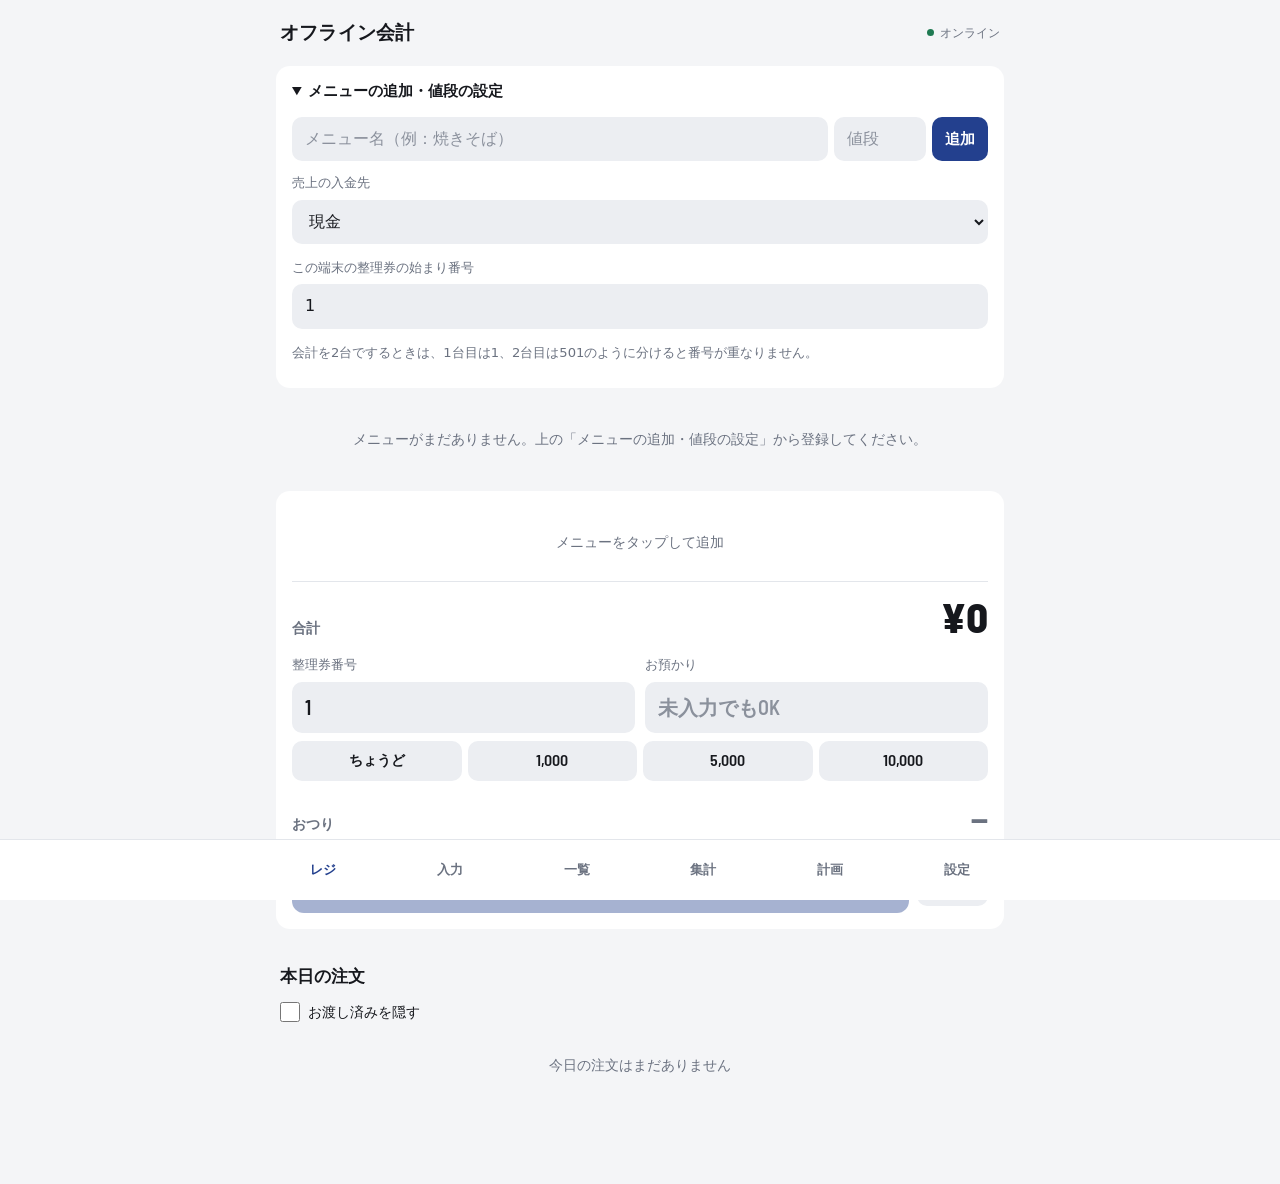
<file: index.html>
<!doctype html>
<html lang="ja">
<head>
<meta charset="utf-8">
<meta name="viewport" content="width=device-width, initial-scale=1">
<title>オフライン会計</title>
<meta name="theme-color" content="#F4F5F7" media="(prefers-color-scheme: light)">
<meta name="theme-color" content="#0E1015" media="(prefers-color-scheme: dark)">
<link rel="manifest" href="manifest.webmanifest">
<link rel="icon" href="icon.svg" type="image/svg+xml">
<link rel="apple-touch-icon" href="icons/apple-touch-icon.png">
<meta name="apple-mobile-web-app-capable" content="yes">
<meta name="mobile-web-app-capable" content="yes">
<meta name="apple-mobile-web-app-title" content="会計">
<meta name="apple-mobile-web-app-status-bar-style" content="default">
<link rel="stylesheet" href="style.css">
</head>
<body>
<header>
  <h1>オフライン会計</h1>
  <span class="badges"><span id="syncBadge" class="badge" hidden></span><span id="netStatus" class="badge"></span></span>
</header>

<nav id="tabs">
  <button data-tab="pos" class="active">レジ</button>
  <button data-tab="entry">入力</button>
  <button data-tab="list">一覧</button>
  <button data-tab="report">集計</button>
  <button data-tab="plan">計画</button>
  <button data-tab="settings">設定</button>
</nav>

<main>
  <!-- レジ -->
  <section id="tab-pos" class="tab active">
    <details id="menuEdit" class="card">
      <summary>メニューの追加・値段の設定</summary>
      <div id="menuList"></div>
      <form id="menuForm" class="menu-add">
        <input name="name" placeholder="メニュー名（例：焼きそば）" maxlength="40" required>
        <input name="price" type="number" min="0" step="1" inputmode="numeric" placeholder="値段" required>
        <button type="submit" class="primary">追加</button>
      </form>
      <label>売上の入金先<select id="posAccount"></select></label>
      <label>この端末の整理券の始まり番号<input type="number" id="ticketStart" min="1" step="1" inputmode="numeric"></label>
      <p class="muted small">会計を2台でするときは、1台目は1、2台目は501のように分けると番号が重なりません。</p>
    </details>

    <div id="menuGrid" class="menu-grid"></div>

    <div class="card cart">
      <div id="cartLines"></div>
      <div class="cart-total"><span>合計</span><span id="cartTotal" class="num">¥0</span></div>
      <div class="pos-fields">
        <label>整理券番号<input type="number" id="ticketNo" min="1" step="1" inputmode="numeric" placeholder="なし"></label>
        <label>お預かり<input type="number" id="paid" min="0" step="1" inputmode="numeric" placeholder="未入力でもOK"></label>
      </div>
      <div class="row wrap quick" id="paidQuick">
        <button type="button" data-paid="exact">ちょうど</button>
        <button type="button" data-paid="1000">1,000</button>
        <button type="button" data-paid="5000">5,000</button>
        <button type="button" data-paid="10000">10,000</button>
      </div>
      <div class="change">おつり <span id="change" class="num">—</span></div>
      <div class="row">
        <button type="button" id="checkout" class="primary big">会計して追加</button>
        <button type="button" id="clearCart">クリア</button>
      </div>
    </div>

    <div id="lastOrder" class="done" hidden></div>

    <h2>本日の注文 <span id="todayStats" class="muted"></span></h2>
    <label class="inline"><input type="checkbox" id="hideServed"> お渡し済みを隠す</label>
    <div id="orders"></div>
  </section>

  <!-- 入力 -->
  <section id="tab-entry" class="tab">
    <form id="entryForm" class="card">
      <input type="hidden" name="id">
      <div class="seg" id="typeSeg">
        <label><input type="radio" name="type" value="expense" checked><span>支出</span></label>
        <label><input type="radio" name="type" value="income"><span>収入</span></label>
        <label><input type="radio" name="type" value="transfer"><span>振替</span></label>
      </div>
      <label>日付<input type="date" name="date" required></label>
      <label>金額（円）<input type="number" name="amount" min="1" step="1" inputmode="numeric" required></label>
      <label class="for-normal">科目<select name="category"></select></label>
      <label><span class="for-normal">口座</span><span class="for-transfer">振替元</span><select name="account"></select></label>
      <label class="for-transfer">振替先<select name="toAccount"></select></label>
      <label>摘要・メモ<input type="text" name="memo" maxlength="200" placeholder="例：文房具"></label>
      <div class="row">
        <button type="submit" class="primary" id="saveBtn">保存</button>
        <button type="button" id="cancelEdit" hidden>編集をやめる</button>
      </div>
    </form>
    <h2>最近の取引</h2>
    <div id="recent"></div>
  </section>

  <!-- 一覧 -->
  <section id="tab-list" class="tab">
    <div class="card filters">
      <label>月<input type="month" id="listMonth"></label>
      <label>種類<select id="listType"><option value="">すべて</option><option value="expense">支出</option><option value="income">収入</option><option value="transfer">振替</option></select></label>
      <label>検索<input type="search" id="listQuery" placeholder="メモ・科目"></label>
    </div>
    <div id="listSummary" class="muted"></div>
    <div id="list"></div>
  </section>

  <!-- 集計 -->
  <section id="tab-report" class="tab">
    <div class="card filters">
      <label>期間
        <select id="reportMode"><option value="month">月</option><option value="year">年</option></select>
      </label>
      <label id="reportMonthWrap">月<input type="month" id="reportMonth"></label>
      <label id="reportYearWrap" hidden>年<input type="number" id="reportYear" min="2000" max="2100"></label>
    </div>
    <div class="stats">
      <div class="stat"><div class="muted">収入</div><div id="sumIncome" class="num inc"></div></div>
      <div class="stat"><div class="muted">支出</div><div id="sumExpense" class="num exp"></div></div>
      <div class="stat"><div class="muted">収支</div><div id="sumNet" class="num"></div></div>
    </div>
    <h2>支出の内訳</h2>
    <div id="byCatExpense" class="card"></div>
    <h2>メニュー別売上</h2>
    <div id="byMenu" class="card"></div>
    <h2>収入の内訳</h2>
    <div id="byCatIncome" class="card"></div>
    <h2 id="monthlyTitle" hidden>月別推移</h2>
    <div id="monthly" class="card" hidden></div>
    <h2>口座残高（現在）</h2>
    <div id="balances" class="card"></div>
  </section>

  <!-- 計画 -->
  <section id="tab-plan" class="tab">
    <div class="card">
      <h3>イベント</h3>
      <label>名前<input id="evName" maxlength="40" placeholder="例：駒場祭"></label>
      <div class="pos-fields">
        <label>初日<input type="date" id="evStart"></label>
        <label>最終日<input type="date" id="evEnd"></label>
      </div>
      <p class="muted small">この期間にレジで売れた分を「売れた数」として数えます。</p>
    </div>

    <div class="card goal">
      <h3>打ち上げ目標</h3>
      <div class="goal-inputs">
        <label>人数<input type="number" id="partyPeople" min="0" step="1" inputmode="numeric"></label>
        <span class="times">×</span>
        <label>1人あたり（円）<input type="number" id="partyPer" min="0" step="100" inputmode="numeric"></label>
      </div>
      <div id="goalView"></div>
    </div>

    <h2>メニューごとの計画</h2>
    <p class="muted small">メニューはレジ画面の「メニューの追加・値段の設定」で追加します。まだ決まっていなくても、仮のメニューを入れて試算できます。</p>
    <div id="planMenus"></div>

    <h2>その他の費用</h2>
    <div class="card">
      <p class="muted small">出店料・ガス代・看板・食器など、売れた数に関係なくかかるお金。</p>
      <div id="costList"></div>
      <form id="costForm" class="menu-add">
        <input name="name" placeholder="例：出店料" maxlength="40" required>
        <input name="amount" type="number" min="0" step="1" inputmode="numeric" placeholder="金額" required>
        <button type="submit" class="primary">追加</button>
      </form>
    </div>

    <h2>予定と実績</h2>
    <div id="planSummary" class="card"></div>

    <h2>日ごとの売れた数</h2>
    <div id="planDaily" class="card"></div>
  </section>

  <!-- 設定 -->
  <section id="tab-settings" class="tab">
    <h2>アプリとして使う</h2>
    <div class="card">
      <p class="muted">ホーム画面に追加すると、アプリのように開けます。一度開いておけば、ネットがなくても起動できます。</p>
      <p id="appStatus" class="app-status"></p>
      <button type="button" id="installBtn" class="primary" hidden>アプリとして入れる</button>
      <ul class="muted small howto">
        <li>iPhone：Safariで開き、共有ボタン →「ホーム画面に追加」</li>
        <li>Android：Chromeのメニュー →「アプリをインストール」または「ホーム画面に追加」</li>
      </ul>
    </div>
    <h2>口座</h2>
    <div class="card">
      <div id="accountList"></div>
      <form id="accountForm" class="row">
        <input name="name" placeholder="口座名（例：普通預金）" required>
        <input name="opening" type="number" step="1" placeholder="期首残高" value="0">
        <button type="submit">追加</button>
      </form>
    </div>
    <h2>科目</h2>
    <div class="card">
      <h3>支出</h3><div id="catExpense" class="chips"></div>
      <h3>収入</h3><div id="catIncome" class="chips"></div>
      <form id="catForm" class="row">
        <select name="kind"><option value="expense">支出</option><option value="income">収入</option></select>
        <input name="name" placeholder="科目名" required>
        <button type="submit">追加</button>
      </form>
    </div>
    <h2>同期（Googleドライブ）</h2>
    <div class="card">
      <p class="muted">複数の端末で同じ帳簿を使うための機能です。オフラインの間はそれぞれの端末に保存され、ネットにつながったときに自動でまとめられます。データはあなたのGoogleドライブの、このアプリ専用の非表示フォルダに保存されます。</p>
      <div id="syncStatus" class="sync-status"></div>
      <div class="row wrap">
        <button id="syncNow" class="primary">今すぐ同期</button>
        <button id="syncUnlink">連携を解除</button>
      </div>
      <details id="syncSetup">
        <summary>初回設定（Google クライアントID）</summary>
        <ol class="muted small">
          <li>このアプリを HTTPS で公開する（例：GitHub Pages）。<code>index.html</code> を直接開いた状態では同期できません。</li>
          <li><a href="https://console.cloud.google.com/" target="_blank" rel="noopener">Google Cloud Console</a> でプロジェクトを作り、「Google Drive API」を有効にする。</li>
          <li>「OAuth 同意画面」を設定し、テストユーザーに自分のGoogleアカウントを追加する。</li>
          <li>「認証情報」→「OAuth クライアントID」→種類「ウェブアプリケーション」。「承認済みの JavaScript 生成元」に公開したURL（例：<code>https://ユーザー名.github.io</code>）を登録する。</li>
          <li>表示されたクライアントIDを下に貼り付けて保存。各端末で1回ずつ設定します。</li>
        </ol>
        <form id="clientIdForm" class="row">
          <input name="clientId" placeholder="xxxxx.apps.googleusercontent.com" autocomplete="off">
          <button type="submit">保存</button>
        </form>
      </details>
    </div>

    <h2>データ</h2>
    <div class="card">
      <p class="muted">データはこの端末のブラウザ内（IndexedDB）に保存され、ネットがなくても使えます。端末の故障やブラウザのデータ削除に備えて、定期的にバックアップしてください。</p>
      <p id="storageInfo" class="muted"></p>
      <div class="row wrap">
        <button id="exportJson" class="primary">バックアップ（JSON）</button>
        <button id="exportCsv">CSV書き出し</button>
      </div>
      <h3>JSONファイルを読み込む</h3>
      <div class="row wrap">
        <label class="btn">合体して取り込む<input type="file" id="mergeJson" accept="application/json,.json" hidden></label>
        <label class="btn">置き換えて復元<input type="file" id="importJson" accept="application/json,.json" hidden></label>
      </div>
      <p class="muted small">「合体」はこの端末のデータを残したまま、ファイル側の入力を追加・更新します。Googleを使わずに、別の端末のデータを手作業でまとめたいときに使います。</p>
      <p id="lastBackup" class="muted"></p>
      <div class="row wrap danger-zone">
        <button id="wipe" class="danger">全データ削除</button>
      </div>
    </div>
  </section>
</main>

<div id="toast" role="status" aria-live="polite"></div>
<dialog id="ask" aria-labelledby="askMsg">
  <form id="askForm" method="dialog">
    <p id="askMsg"></p>
    <div id="askFields"></div>
    <div class="ask-actions">
      <button type="button" id="askCancel">キャンセル</button>
      <button type="submit" id="askOk" class="primary">OK</button>
    </div>
  </form>
</dialog>
<script src="app.js"></script>
</body>
</html>
</file>
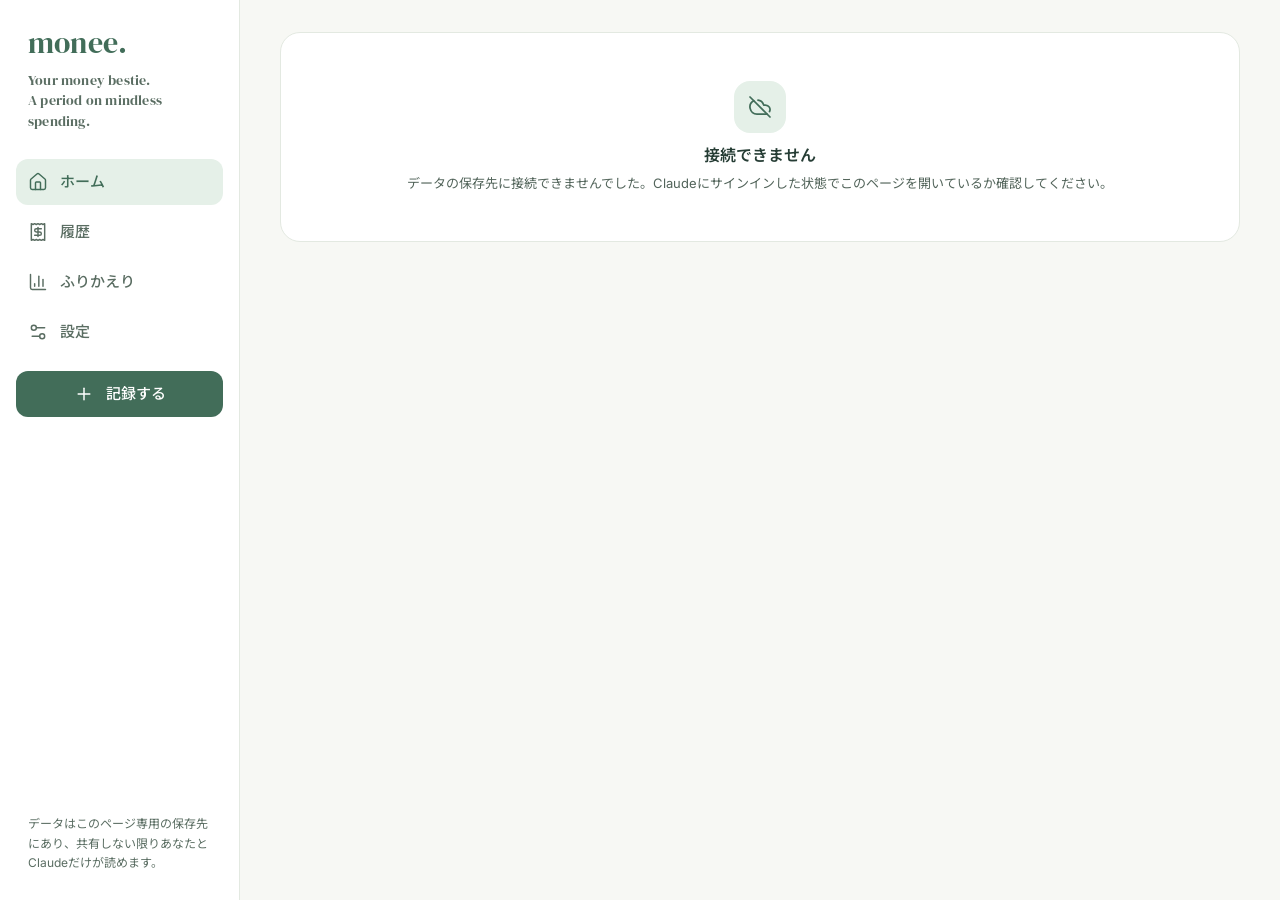
<file: monee/index.html>
<!DOCTYPE html>
<html lang="ja">
<head>
<meta charset="utf-8">
<meta name="viewport" content="width=device-width, initial-scale=1, viewport-fit=cover">
<title>monee.</title>
<link rel="preconnect" href="https://fonts.googleapis.com">
<link rel="preconnect" href="https://fonts.gstatic.com" crossorigin>
<link href="https://fonts.googleapis.com/css2?family=DM+Serif+Display&family=Inter:wght@400;500;600;700&family=Noto+Sans+JP:wght@400;500;600;700&display=swap" rel="stylesheet">
<link rel="stylesheet" href="css/style.css">
</head>
<body>
<div id="offline" class="offline" hidden role="status"></div>
<div class="app">
  <nav class="sidebar" aria-label="メインメニュー" id="sidebar"></nav>
  <main id="main" tabindex="-1"><div class="wrap" id="view"></div></main>
</div>
<nav class="bnav" aria-label="メインメニュー" id="bnav"></nav>
<div id="layer"></div>
<div class="toasts" id="toasts" aria-live="polite"></div>

<script src="js/core.js"></script>
<script src="js/days.js"></script>
<script src="js/budget.js"></script>
<script src="js/quick.js"></script>
<script src="js/feel.js"></script>
<script src="js/gaman.js"></script>
<script src="js/dot.js"></script>
<script src="js/parts.js"></script>
<script src="js/opt.js"></script>
<script src="js/opt-split.js"></script>
<script src="js/opt-card.js"></script>
<script src="js/opt-accounts.js"></script>
<script src="js/opt-income.js"></script>
<script src="js/platform.js"></script>
<script src="js/home.js"></script>
<script src="js/history.js"></script>
<script src="js/add.js"></script>
<script src="js/chat.js"></script>
<script src="js/insights.js"></script>
<script src="js/settings.js"></script>
<script src="js/backup.js"></script>
<script src="js/events.js"></script>
</body>
</html>
</file>
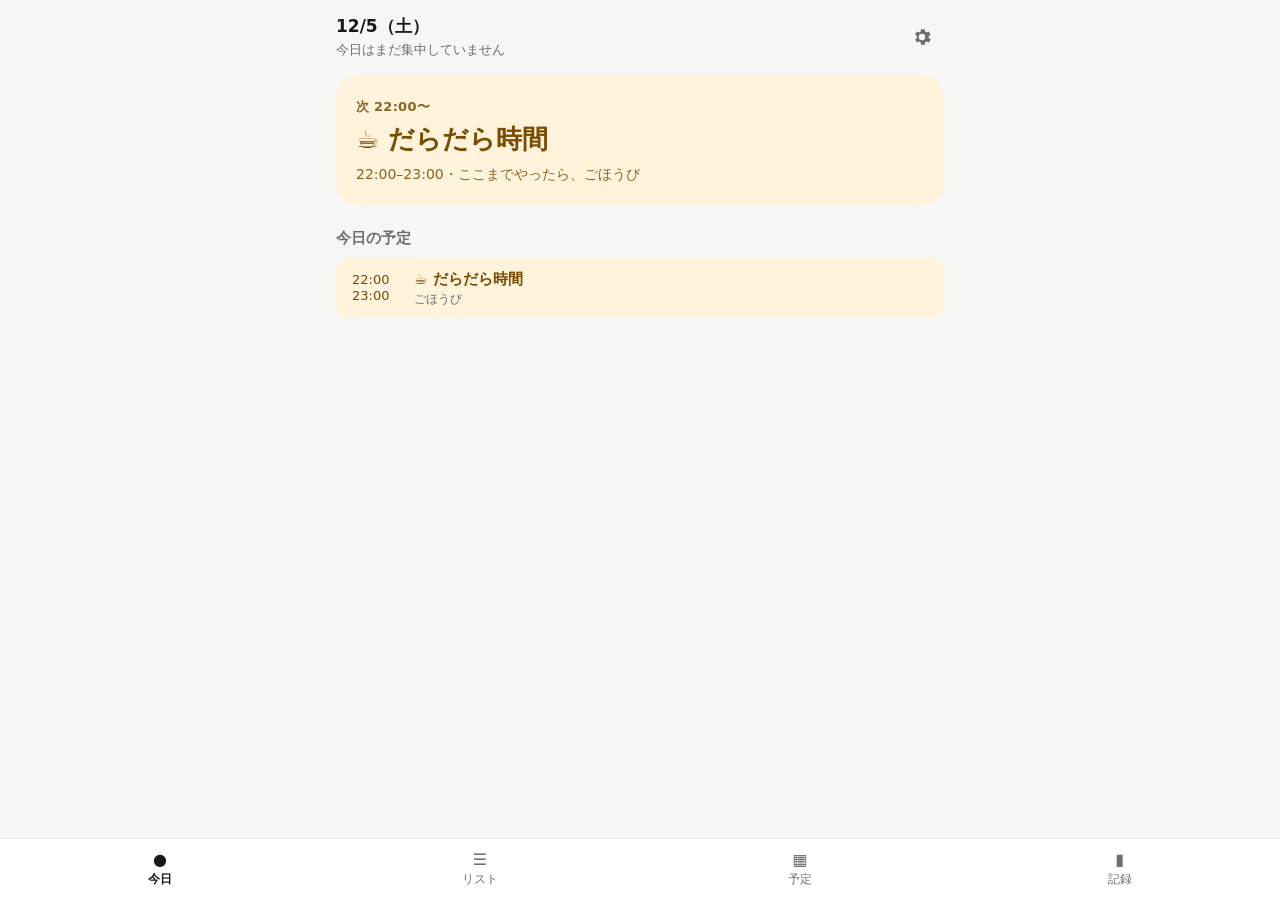
<file: study/index.html>
<!doctype html>
<html lang="ja">
<head>
<meta charset="utf-8">
<meta name="viewport" content="width=device-width, initial-scale=1, viewport-fit=cover">
<title>べんきょう</title>
<meta name="theme-color" content="#F6F6F4" media="(prefers-color-scheme: light)">
<meta name="theme-color" content="#111214" media="(prefers-color-scheme: dark)">
<link rel="manifest" href="manifest.webmanifest">
<link rel="icon" href="icon.svg" type="image/svg+xml">
<link rel="apple-touch-icon" href="icons/apple-touch-icon.png">
<meta name="apple-mobile-web-app-capable" content="yes">
<meta name="mobile-web-app-capable" content="yes">
<meta name="apple-mobile-web-app-title" content="べんきょう">
<meta name="apple-mobile-web-app-status-bar-style" content="default">
<link rel="stylesheet" href="style.css">
</head>
<body>
<header class="top">
  <div>
    <div id="hdrDate" class="hdr-date"></div>
    <div id="hdrFocus" class="hdr-focus"></div>
  </div>
  <button id="btnSettings" class="icon-btn" aria-label="設定">
    <svg viewBox="0 0 24 24" width="22" height="22" aria-hidden="true"><path fill="currentColor" d="M12 15.5a3.5 3.5 0 1 1 0-7 3.5 3.5 0 0 1 0 7Zm7.4-2.5a7.6 7.6 0 0 0 0-2l2-1.6-2-3.4-2.4 1a7.4 7.4 0 0 0-1.7-1L15 3.5h-4l-.4 2.5a7.4 7.4 0 0 0-1.7 1l-2.4-1-2 3.4 2 1.6a7.6 7.6 0 0 0 0 2l-2 1.6 2 3.4 2.4-1c.5.4 1.1.8 1.7 1l.4 2.5h4l.4-2.5c.6-.2 1.2-.6 1.7-1l2.4 1 2-3.4-2-1.6Z"/></svg>
  </button>
</header>

<main>
  <section id="view-home" class="view active"></section>
  <section id="view-lists" class="view"></section>
  <section id="view-plan" class="view"></section>
  <section id="view-stats" class="view"></section>
  <section id="view-settings" class="view"></section>
</main>

<nav id="tabs" class="tabs">
  <button data-view="home" class="active"><span class="ti">●</span>今日</button>
  <button data-view="lists"><span class="ti">☰</span>リスト</button>
  <button data-view="plan"><span class="ti">▦</span>予定</button>
  <button data-view="stats"><span class="ti">▮</span>記録</button>
</nav>

<!-- タイマー（全画面） -->
<div id="timer" class="timer" hidden></div>

<!-- 下から出るシート -->
<div id="sheetWrap" class="sheet-wrap" hidden>
  <div class="scrim" data-close></div>
  <div id="sheet" class="sheet" role="dialog" aria-modal="true"></div>
</div>

<div id="toast" class="toast" hidden></div>

<script src="app.js"></script>
</body>
</html>
</file>
<file: style.css>
/* オフライン会計 — シンプル
   白とグレーを基本に、色は藍ひとつだけ。線は減らし、背景の濃淡と余白で区切る。
   いちばん目立たせるのは整理券（藍の券に白い番号）。数字は幅の狭い書体で大きく。 */

@font-face { font-family: "Fuda"; src: url("fonts/barlow-sc-600.woff2") format("woff2"); font-weight: 600; font-display: swap; }
@font-face { font-family: "Fuda"; src: url("fonts/barlow-sc-800.woff2") format("woff2"); font-weight: 800; font-display: swap; }

:root {
  --accent: #23408E;    /* 藍：唯一の色 */
  --on-accent: #FFFFFF;
  --bg: #F4F5F7;
  --paper: #FFFFFF;
  --soft: #ECEEF2;      /* 入力欄・ボタンの面 */
  --sumi: #16181D;
  --nezumi: #6B7280;
  --line: #E3E6EB;
  --inc: #1F7A52;
  --exp: #C2412D;
  --tr: #23408E;
  --link: #23408E;
  --nav-active: #23408E;
  --scrim: rgba(22, 24, 29, .45);
  --num: "Fuda", system-ui, -apple-system, "Hiragino Sans", "Noto Sans JP", sans-serif;
  --text: system-ui, -apple-system, "Hiragino Sans", "Hiragino Kaku Gothic ProN", "Noto Sans JP", "Yu Gothic UI", "Meiryo", sans-serif;
  --nav-h: 60px;
  --r: 14px;
  color-scheme: light;
}
@media (prefers-color-scheme: dark) {
  :root:not([data-theme="light"]) {
    --accent: #3D5BB8;
    --bg: #0E1015;
    --paper: #171A21;
    --soft: #222631;
    --sumi: #ECEEF2;
    --nezumi: #9AA1AE;
    --line: #262B35;
    --inc: #6CC795;
    --exp: #F08A78;
    --tr: #9DB0EE;
    --link: #9DB0EE;
    --nav-active: #ECEEF2;
    --scrim: rgba(0, 0, 0, .6);
    color-scheme: dark;
  }
}
:root[data-theme="dark"] {
  --accent: #3D5BB8;
  --bg: #0E1015;
  --paper: #171A21;
  --soft: #222631;
  --sumi: #ECEEF2;
  --nezumi: #9AA1AE;
  --line: #262B35;
  --inc: #6CC795;
  --exp: #F08A78;
  --tr: #9DB0EE;
  --link: #9DB0EE;
  --nav-active: #ECEEF2;
  --scrim: rgba(0, 0, 0, .6);
  color-scheme: dark;
}

* { box-sizing: border-box; }
[hidden] { display: none !important; }
html { -webkit-text-size-adjust: 100%; }
html, body { margin: 0; background: var(--bg); color: var(--sumi); }
body {
  font-family: var(--text); font-size: 16px; line-height: 1.55;
  max-width: 760px; margin: 0 auto;
  padding-bottom: calc(var(--nav-h) + 24px + env(safe-area-inset-bottom));
}

/* ---------- ヘッダー ---------- */
header {
  display: flex; align-items: center; justify-content: space-between; gap: 8px;
  padding: calc(18px + env(safe-area-inset-top)) 20px 6px;
}
h1 { font-size: 1.2rem; margin: 0; font-weight: 800; letter-spacing: .01em; }
.badges { display: flex; gap: 12px; flex-wrap: wrap; justify-content: flex-end; }
.badge { display: inline-flex; align-items: center; gap: 6px; font-size: .78rem; color: var(--nezumi); white-space: nowrap; }
.badge::before { content: ""; width: 7px; height: 7px; border-radius: 50%; background: var(--inc); }
.badge.off { color: var(--sumi); font-weight: 700; }
.badge.off::before { background: #D99A0B; }
.badge.warn { color: var(--exp); font-weight: 700; }
.badge.warn::before { background: var(--exp); }
.badge.ok::before { background: var(--inc); }

/* ---------- 下のタブ ---------- */
nav#tabs {
  position: fixed; left: 0; right: 0; bottom: 0; z-index: 20;
  display: flex; background: var(--paper); border-top: 1px solid var(--line);
  padding: 0 max(4px, calc((100vw - 760px) / 2)) env(safe-area-inset-bottom);
}
nav#tabs button {
  flex: 1; height: var(--nav-h); border: 0; border-radius: 0; background: none; padding: 0;
  color: var(--nezumi); font-size: .82rem; font-weight: 600;
}
nav#tabs button.active { color: var(--nav-active); font-weight: 800; }

main { padding: 0 16px; }
.tab { display: none; }
.tab.active { display: block; }
h2 { font-size: 1.05rem; font-weight: 800; margin: 34px 4px 12px; display: flex; flex-wrap: wrap; align-items: baseline; gap: 4px 12px; }
h3 { font-size: .82rem; font-weight: 700; margin: 2px 0 10px; color: var(--nezumi); }
.card { background: var(--paper); border-radius: var(--r); padding: 16px; margin-top: 12px; }
.tab > .card:first-child, .tab > details:first-child { margin-top: 12px; }

/* ---------- 入力部品 ---------- */
label { display: block; font-size: .82rem; color: var(--nezumi); margin-bottom: 14px; }
input, select, button, .btn {
  font: inherit; font-size: 16px; color: var(--sumi); background: var(--soft);
  border: 1px solid transparent; border-radius: 10px; padding: 9px 12px; min-height: 44px;
}
input::placeholder { color: var(--nezumi); opacity: .75; }
label > input, label > select { display: block; width: 100%; min-width: 0; max-width: 100%; margin-top: 6px; }
button, .menu-btn, nav#tabs button { -webkit-tap-highlight-color: transparent; }
button, .btn { cursor: pointer; display: inline-flex; align-items: center; justify-content: center; font-size: .92rem; font-weight: 600; margin: 0; }
button:disabled { opacity: .4; cursor: not-allowed; }
:focus-visible { outline: 2px solid var(--accent); outline-offset: 2px; }
input:focus, select:focus { outline: 2px solid var(--accent); outline-offset: 0; background: var(--paper); }
button.primary { background: var(--accent); color: var(--on-accent); }
button.danger { color: var(--exp); background: transparent; border-color: var(--exp); }
button.big { flex: 1; min-height: 58px; font-size: 1.1rem; font-weight: 700; border-radius: 12px; }
button.link { border: 0; background: none; min-height: 0; padding: 6px 0; color: var(--link); font-size: .85rem; text-decoration: underline; text-underline-offset: 3px; }
.row { display: flex; gap: 8px; align-items: center; }
.row > input { flex: 1; min-width: 0; }
.row.wrap { flex-wrap: wrap; }
.danger-zone { margin-top: 20px; padding-top: 16px; border-top: 1px solid var(--line); }
label.inline { display: inline-flex; align-items: center; gap: 8px; margin: 0 4px; color: var(--sumi); font-size: .9rem; }
label.inline > input { display: inline; width: 20px; height: 20px; min-height: 0; margin: 0; accent-color: var(--accent); }

.seg { display: flex; background: var(--soft); border-radius: 12px; padding: 4px; margin-bottom: 16px; }
.seg label { flex: 1; margin: 0; text-align: center; }
.seg input { display: none; }
.seg span { display: block; padding: 8px 0; font-weight: 600; color: var(--nezumi); border-radius: 9px; font-size: .95rem; }
.seg input:checked + span { background: var(--paper); color: var(--sumi); font-weight: 800; box-shadow: 0 1px 2px rgba(0, 0, 0, .08); }
#entryForm.transfer .for-normal { display: none; }
#entryForm:not(.transfer) .for-transfer { display: none; }

.filters { display: grid; grid-template-columns: repeat(auto-fit, minmax(150px, 1fr)); gap: 10px; }
.filters label { margin: 0; }

/* ---------- 文字と数字 ---------- */
.muted { color: var(--nezumi); font-size: .875rem; }
.small { font-size: .82rem; }
.num, .amt, .lsub, .lunit, .mprice, .mcount, td, th, .stat .num { font-family: var(--num); font-variant-numeric: tabular-nums; }
.inc { color: var(--inc); }
.exp { color: var(--exp); }
.tr { color: var(--tr); }
.warn-text { color: var(--exp); }
.empty { color: var(--nezumi); text-align: center; padding: 24px 0; font-size: .9rem; }
a { color: var(--link); }
code { font-size: .8rem; background: var(--soft); padding: 1px 5px; border-radius: 4px; overflow-wrap: anywhere; }

/* 取引の一覧 */
.day { font-size: .8rem; color: var(--nezumi); margin: 22px 4px 0; font-weight: 700; }
.tx { display: grid; grid-template-columns: 1fr auto; gap: 2px 10px; padding: 12px 0; border-bottom: 1px solid var(--line); }
.tx:first-child { padding-top: 0; }
.tx:last-child { border-bottom: 0; padding-bottom: 0; }
.tx .title { font-weight: 700; }
.meta { font-size: .8rem; color: var(--nezumi); display: flex; flex-wrap: wrap; gap: 0 12px; }
.tx .amt { text-align: right; font-weight: 600; font-size: 1.2rem; }
.tx .acts { grid-column: 2; display: flex; gap: 6px; justify-content: flex-end; }
.tx .acts button { min-height: 32px; padding: 2px 12px; font-size: .78rem; }

/* 集計 */
.stats { display: grid; grid-template-columns: repeat(3, 1fr); margin-top: 12px; background: var(--paper); border-radius: var(--r); }
.stat { padding: 14px; border-left: 1px solid var(--line); min-width: 0; }
.stat:first-child { border-left: 0; }
.stat .num { font-size: 1.4rem; font-weight: 800; overflow-wrap: anywhere; line-height: 1.2; }
.bar-row { display: grid; grid-template-columns: 7em 1fr auto; gap: 10px; align-items: center; padding: 6px 0; font-size: .875rem; }
.bar-row .name { overflow: hidden; text-overflow: ellipsis; white-space: nowrap; }
.bar { height: 6px; border-radius: 3px; background: var(--soft); overflow: hidden; }
.bar > i { display: block; height: 100%; border-radius: 3px; }
.bar.exp > i { background: var(--exp); }
.bar.inc > i { background: var(--inc); }
table { width: 100%; border-collapse: collapse; font-size: .95rem; }
th, td { padding: 9px 4px; border-bottom: 1px solid var(--line); text-align: right; }
th { font-size: .78rem; color: var(--nezumi); font-weight: 600; font-family: var(--text); }
tfoot th, tfoot td { color: var(--sumi); font-weight: 800; border-bottom: 0; font-size: .95rem; font-family: var(--num); }
th:first-child, td:first-child { text-align: left; font-family: var(--text); }
tbody td:first-child { font-size: .9rem; }

/* 設定 */
.chips { display: flex; flex-wrap: wrap; gap: 6px; }
.chip { display: inline-flex; align-items: center; gap: 2px; padding: 3px 4px 3px 12px; border-radius: 999px; font-size: .85rem; background: var(--soft); }
.chip button { border: 0; min-height: 28px; padding: 0 8px; background: transparent; color: var(--nezumi); }
.acc-row, .cost-row { display: grid; grid-template-columns: 1fr auto auto; gap: 8px; align-items: center; padding: 10px 0; border-bottom: 1px solid var(--line); }
.acc-row button, .cost-row button { min-height: 32px; padding: 2px 12px; font-size: .78rem; }
#accountForm, #catForm { margin-top: 14px; }
.sync-status { margin: 10px 0; font-size: .9rem; white-space: pre-line; }
details { margin-top: 14px; }
summary { cursor: pointer; font-size: .92rem; font-weight: 700; padding: 2px 0; }
ol.small { padding-left: 1.3em; }
ol.small li { margin-bottom: 4px; }

#toast {
  position: fixed; left: 50%; bottom: calc(var(--nav-h) + 16px + env(safe-area-inset-bottom)); transform: translateX(-50%);
  background: var(--sumi); color: var(--bg); padding: 10px 18px; border-radius: 999px; font-size: .9rem; font-weight: 600;
  opacity: 0; transition: opacity .2s; pointer-events: none; max-width: calc(100% - 32px); z-index: 30;
}
#toast.show { opacity: 1; }

/* ---------- レジ ---------- */
#menuEdit { padding: 12px 16px; }
#menuEdit[open] summary { margin-bottom: 12px; }
.menu-grid { display: grid; grid-template-columns: repeat(auto-fill, minmax(140px, 1fr)); gap: 10px; margin-top: 16px; }
.menu-grid .empty { grid-column: 1 / -1; }
.menu-btn {
  position: relative; min-height: 96px; display: flex; flex-direction: column; align-items: flex-start; justify-content: space-between;
  text-align: left; padding: 14px 14px 12px; border: 0; border-radius: var(--r); background: var(--paper);
  touch-action: manipulation; user-select: none; -webkit-user-select: none; transition: transform .08s;
}
.menu-btn:active:not(:disabled) { transform: scale(.97); }
.menu-btn:disabled { opacity: 1; background: transparent; outline: 1px dashed var(--line); outline-offset: -1px; }
.menu-btn:disabled .mname { color: var(--nezumi); }
.menu-btn .mname { font-size: 1rem; font-weight: 700; overflow-wrap: anywhere; line-height: 1.3; }
.menu-btn .mprice { font-size: 1.6rem; font-weight: 600; line-height: 1; color: var(--sumi); }
.menu-btn:disabled .mprice { font-family: var(--text); font-size: .82rem; font-weight: 600; color: var(--nezumi); }
.menu-btn .mcount {
  position: absolute; top: 10px; right: 10px; min-width: 28px; height: 28px; padding: 0 8px; border-radius: 14px;
  background: var(--accent); color: var(--on-accent); font-size: 1.05rem; font-weight: 800; line-height: 28px; text-align: center;
}

.cart { margin-top: 16px; }
.cart-line { display: grid; grid-template-columns: 1fr auto; gap: 8px 10px; align-items: center; padding: 12px 0; border-bottom: 1px solid var(--line); }
.cart-line:first-child { padding-top: 0; }
.cart-line:last-child { border-bottom: 0; }
.cart-line .lname { font-weight: 700; overflow-wrap: anywhere; }
.cart-line .lunit { font-size: .85rem; color: var(--nezumi); }
.cart-line .lsub { text-align: right; font-weight: 600; font-size: 1.3rem; }
.stepper { display: flex; align-items: center; gap: 6px; grid-column: 1 / -1; }
.stepper button { width: 46px; height: 46px; padding: 0; font-size: 1.35rem; font-weight: 500; border-radius: 50%; touch-action: manipulation; }
.stepper input { width: 64px; height: 46px; text-align: center; font-size: 1.3rem; font-family: var(--num); font-weight: 600; padding: 4px; }
.stepper .rm { width: auto; border-radius: 10px; padding: 0 12px; font-size: .8rem; color: var(--nezumi); margin-left: auto; background: none; }
.cart-total { display: flex; justify-content: space-between; align-items: baseline; padding: 14px 0 4px; margin-top: 4px; border-top: 1px solid var(--line); }
.cart-total span:first-child { font-weight: 700; color: var(--nezumi); font-size: .9rem; }
#cartTotal { font-size: 2.6rem; font-weight: 800; line-height: 1; }
.pos-fields { display: grid; grid-template-columns: minmax(0, 1fr) minmax(0, 1fr); gap: 10px; margin-top: 12px; }
.pos-fields label { margin-bottom: 8px; }
#ticketNo, #paid { font-family: var(--num); font-size: 1.25rem; font-weight: 600; }
.quick { gap: 6px; }
.quick button { flex: 1; min-height: 40px; padding: 4px 0; font-family: var(--num); font-size: 1rem; }
.quick button[data-paid="exact"] { font-family: var(--text); font-size: .85rem; }
.change { display: flex; align-items: baseline; justify-content: space-between; margin: 16px 0; font-weight: 700; color: var(--nezumi); font-size: .9rem; }
#change { font-family: var(--num); font-size: 1.7rem; font-weight: 800; }

/* 整理券（いちばん目立たせるもの） */
.done { margin-top: 16px; }
.ticket-stub { color: var(--on-accent); }
.ticket-stub .stub-top, .ticket-stub .stub-bottom { background: var(--accent); padding: 18px 22px; }
.ticket-stub .stub-top {
  border-radius: var(--r) var(--r) 0 0; text-align: center; padding-bottom: 14px;
  -webkit-mask: radial-gradient(circle 11px at 0 100%, #0000 97%, #000) left / 51% 100% no-repeat, radial-gradient(circle 11px at 100% 100%, #0000 97%, #000) right / 51% 100% no-repeat;
  mask: radial-gradient(circle 11px at 0 100%, #0000 97%, #000) left / 51% 100% no-repeat, radial-gradient(circle 11px at 100% 100%, #0000 97%, #000) right / 51% 100% no-repeat;
}
.ticket-stub .stub-bottom {
  border-radius: 0 0 var(--r) var(--r); border-top: 1.5px dashed rgba(255, 255, 255, .45);
  -webkit-mask: radial-gradient(circle 11px at 0 0, #0000 97%, #000) left / 51% 100% no-repeat, radial-gradient(circle 11px at 100% 0, #0000 97%, #000) right / 51% 100% no-repeat;
  mask: radial-gradient(circle 11px at 0 0, #0000 97%, #000) left / 51% 100% no-repeat, radial-gradient(circle 11px at 100% 0, #0000 97%, #000) right / 51% 100% no-repeat;
}
.stub-label { font-size: .8rem; font-weight: 600; letter-spacing: .25em; opacity: .8; }
.stub-no { font-family: var(--num); font-weight: 800; font-size: 6rem; line-height: .95; margin: 6px 0 0; }
.stub-no.none { font-family: var(--text); font-size: 1.5rem; line-height: 1.8; }
.stub-items { font-weight: 600; overflow-wrap: anywhere; }
.stub-sum { display: flex; flex-wrap: wrap; justify-content: space-between; gap: 4px 16px; margin-top: 8px; font-size: .85rem; opacity: .95; }
.stub-sum b { font-family: var(--num); font-size: 1.45rem; font-weight: 800; margin-left: 6px; }
.done:not([hidden]) .ticket-stub { animation: issue .3s ease-out; }
@keyframes issue { from { transform: translateY(-8px); opacity: 0; } to { transform: none; opacity: 1; } }
@media (prefers-reduced-motion: reduce) { .done:not([hidden]) .ticket-stub { animation: none; } .menu-btn { transition: none; } .menu-btn:active:not(:disabled) { transform: none; } }

/* 本日の注文 */
#todayStats { font-size: .8rem; font-weight: 600; color: var(--nezumi); display: inline-flex; flex-wrap: wrap; gap: 0 12px; }
#todayStats b { color: var(--sumi); font-family: var(--num); font-size: .95rem; }
.order { display: grid; grid-template-columns: 62px 1fr auto; gap: 14px; align-items: center; padding: 12px 0; border-bottom: 1px solid var(--line); }
.order:first-child { padding-top: 0; }
.order:last-child { border-bottom: 0; padding-bottom: 0; }
.order .ticket {
  background: var(--accent); color: var(--on-accent); text-align: center; padding: 9px 0;
  font-family: var(--num); font-size: 1.65rem; font-weight: 800; line-height: 1; border-radius: 8px;
  -webkit-mask: radial-gradient(circle 5px at 0 50%, #0000 96%, #000) left / 51% 100% no-repeat, radial-gradient(circle 5px at 100% 50%, #0000 96%, #000) right / 51% 100% no-repeat;
  mask: radial-gradient(circle 5px at 0 50%, #0000 96%, #000) left / 51% 100% no-repeat, radial-gradient(circle 5px at 100% 50%, #0000 96%, #000) right / 51% 100% no-repeat;
}
.order .ticket.none { font-family: var(--text); font-size: .72rem; font-weight: 700; padding: 13px 0; }
.order .oitems { overflow-wrap: anywhere; font-weight: 600; }
.order .oitems .meta { font-weight: 400; margin-top: 2px; }
.order .oacts { display: flex; flex-direction: column; gap: 6px; }
.order .oacts button { min-height: 36px; padding: 4px 14px; font-size: .85rem; }
.order.served .ticket { background: var(--soft); color: var(--nezumi); }
.order.served .oitems { color: var(--nezumi); }

.menu-row { display: grid; grid-template-columns: 1fr 92px auto auto; gap: 6px; align-items: center; padding: 8px 0; border-bottom: 1px solid var(--line); }
.menu-row input[type=text], .menu-row input[type=number] { min-width: 0; width: 100%; }
.menu-row .m-price { font-family: var(--num); font-size: 1.1rem; }
.menu-row button { min-height: 36px; padding: 4px 10px; font-size: .8rem; }
.menu-add { display: grid; grid-template-columns: 1fr 92px auto; gap: 6px; margin: 12px 0; }
.menu-add input { min-width: 0; }

/* ---------- 計画 ---------- */
.goal-inputs { display: grid; grid-template-columns: minmax(0, 1fr) auto minmax(0, 1fr); gap: 8px; align-items: end; }
.goal-inputs label { margin-bottom: 0; }
.goal-inputs input { font-family: var(--num); font-size: 1.2rem; font-weight: 600; }
.goal-inputs .times { padding-bottom: 12px; color: var(--nezumi); }
.goal-head { display: flex; justify-content: space-between; align-items: baseline; flex-wrap: wrap; gap: 4px 12px; margin-top: 20px; color: var(--nezumi); font-size: .85rem; font-weight: 600; }
.goal-head .big { font-family: var(--num); font-size: 2.4rem; font-weight: 800; line-height: 1; margin-left: 6px; }
.goal-head .muted { font-family: var(--num); font-size: 1rem; }
.progress { height: 8px; border-radius: 4px; background: var(--soft); overflow: hidden; margin: 12px 0; }
.progress > i { display: block; height: 100%; background: var(--accent); border-radius: 4px; }
.progress.small { height: 4px; margin: 10px 0 0; }
.goal-msg { font-weight: 800; margin: 10px 0; font-size: 1.05rem; }
.chips.need { margin-top: 8px; }
.chips.need .chip { padding: 5px 12px; }
.chips.need b { font-family: var(--num); font-size: 1.15rem; margin: 0 3px; }
.plan-item .pi-head { display: flex; justify-content: space-between; align-items: baseline; gap: 8px; }
.plan-item .pi-head b { font-size: 1.05rem; overflow-wrap: anywhere; }
.plan-item .pi-head .num { font-size: 1.3rem; font-weight: 600; color: var(--nezumi); }
.plan-item .pi-inputs { display: grid; grid-template-columns: minmax(0, 1fr) minmax(0, 1fr); gap: 10px; margin-top: 12px; }
.plan-item .pi-inputs label { margin-bottom: 0; }
.plan-item .pi-inputs input { font-family: var(--num); font-size: 1.2rem; font-weight: 600; }
.plan-item .pi-stats { font-size: .86rem; margin-top: 10px; color: var(--nezumi); }
.plan-item .pi-stats b { font-family: var(--num); font-size: 1.1rem; color: var(--sumi); }
.plan-item .pi-stats b.warn-text { color: var(--exp); }
.plan-item .pi-stats .row2 { display: flex; flex-wrap: wrap; gap: 2px 16px; }
.scroll-x { overflow-x: auto; }
#planDaily th:first-child, #planDaily td:first-child { white-space: nowrap; }

@media (max-width: 420px) {
  nav#tabs button { font-size: .78rem; }
  .menu-row { grid-template-columns: 1fr 76px auto; }
  .menu-row .del { grid-column: 3; }
  .stat .num { font-size: 1.15rem; }
}

/* ---------- 確認ダイアログ ---------- */
dialog#ask {
  width: min(400px, calc(100% - 32px)); border: 0; border-radius: 18px; padding: 22px 20px 18px;
  background: var(--paper); color: var(--sumi);
}
dialog#ask::backdrop { background: var(--scrim); }
#askMsg { margin: 0 0 16px; font-weight: 600; line-height: 1.6; white-space: pre-line; }
#askFields label:last-child { margin-bottom: 18px; }
.ask-actions { display: grid; grid-template-columns: 1fr 1fr; gap: 8px; }
.ask-actions button { min-height: 48px; }
button.danger-fill { background: var(--exp); color: #FFFFFF; }

/* アプリとして使う */
.app-status { display: flex; align-items: center; gap: 8px; font-weight: 600; font-size: .9rem; margin: 4px 0 12px; }
.app-status::before { content: ""; width: 8px; height: 8px; border-radius: 50%; background: var(--nezumi); flex: none; }
.app-status.ready::before { background: var(--inc); }
.howto { padding-left: 1.2em; margin: 12px 0 0; }
.howto li { margin-bottom: 4px; }
</file>
<file: monee/css/style.css>
:root{
  --canvas:#F7F8F4;--surface:#FFFFFF;--primary:#426D59;--primary-hover:#365A49;--primary-light:#E5F0E8;
  --sage:#A6C8B5;--text-primary:#263D35;--text-secondary:#5A6D62;--border:#E3E9E1;--cream:#F2E8DD;
  --income-bg:#E8F1E9;--expense-bg:#F3E9E1;--warning:#A27461;--danger:#B35D58;
  --food:#83B49D;--shopping:#D9B99C;--cafe:#B9AED0;--other:#A4BAC7;
  --text-muted:#52645A;
  --on-primary:#FFFFFF;--dot:#426D59;
  --hero:#2F5444;--on-hero:#F4F8F5;--on-hero-2:rgba(244,248,245,.78);--hero-track:rgba(255,255,255,.18);--hero-warn:#F3C7A5;--hero-over:#F6A9A1;
  --warn-text:#7E5544;--warn-bg:#FBF4EC;--warn-border:#EBD8C4;
  --danger-text:#9A443F;--danger-bg:#FAEDEB;--danger-border:#EBCFCB;
  --info-border:#D2E4D7;--gray-bg:#EEF1EC;--unc-bg:#FBF5EE;--unc-border:#DCC0A6;
  --nav-bg:rgba(255,255,255,.96);--scrim:rgba(38,61,53,.32);--toast-bg:#263D35;--toast-fg:#FFFFFF;--toast-accent:#CFE3D6;
  --sk1:#EEF1EC;--sk2:#F5F7F3;
  --heat1:#E5F0E8;--heat2:#C9DFD0;--heat3:#A6C8B5;--heat4:#5F8D76;--heat4-fg:#FFFFFF;
  --feel-good:#426D59;--feel-good-bg:#E5F0E8;--feel-meh:#52645A;--feel-meh-bg:#EEF1EC;--feel-bad:#9A5A45;--feel-bad-bg:#F3E9E1;
  color-scheme:light;
  --r-lg:20px;--r-md:16px;--r-sm:14px;--r-btn:14px;--r-in:12px;
  --ease:cubic-bezier(.2,.7,.2,1);
  --safe-b:env(safe-area-inset-bottom,0px);--safe-t:env(safe-area-inset-top,0px);
}
@media (prefers-color-scheme:dark){:root:not([data-theme="light"]){--canvas:#0F1613;--surface:#17201C;--primary:#7DB89A;--primary-hover:#93C7AC;--primary-light:#1F3229;
  --sage:#3E5E4E;--text-primary:#E3ECE6;--text-secondary:#A3B4AA;--text-muted:#A3B4AA;--border:#26332D;--cream:#3A2F27;
  --income-bg:#16261D;--expense-bg:#2A221C;--warning:#D3A48C;--danger:#E8968F;
  --on-primary:#0F1613;--dot:#4F8468;
  --hero:#1F3A2E;--on-hero:#EAF3EE;--on-hero-2:rgba(234,243,238,.75);--hero-track:rgba(255,255,255,.14);
  --warn-text:#E5BC9F;--warn-bg:#2A221B;--warn-border:#4A3A2E;
  --danger-text:#F0A39C;--danger-bg:#2E1D1B;--danger-border:#553330;
  --info-border:#2B4337;--gray-bg:#222C27;--unc-bg:#2B241D;--unc-border:#5A4636;
  --nav-bg:rgba(23,32,28,.96);--scrim:rgba(0,0,0,.55);--toast-bg:#E3ECE6;--toast-fg:#0F1613;--toast-accent:#2F5444;
  --sk1:#1C2622;--sk2:#24302A;
  --heat1:#1F3229;--heat2:#2C4A3A;--heat3:#3F6B54;--heat4:#7DB89A;--heat4-fg:#0F1613;
  --feel-good:#8FC6A8;--feel-good-bg:#1F3229;--feel-meh:#A3B4AA;--feel-meh-bg:#222C27;--feel-bad:#E5A88F;--feel-bad-bg:#2E231D;
  color-scheme:dark;}}
:root[data-theme="dark"]{--canvas:#0F1613;--surface:#17201C;--primary:#7DB89A;--primary-hover:#93C7AC;--primary-light:#1F3229;
  --sage:#3E5E4E;--text-primary:#E3ECE6;--text-secondary:#A3B4AA;--text-muted:#A3B4AA;--border:#26332D;--cream:#3A2F27;
  --income-bg:#16261D;--expense-bg:#2A221C;--warning:#D3A48C;--danger:#E8968F;
  --on-primary:#0F1613;--dot:#4F8468;
  --hero:#1F3A2E;--on-hero:#EAF3EE;--on-hero-2:rgba(234,243,238,.75);--hero-track:rgba(255,255,255,.14);
  --warn-text:#E5BC9F;--warn-bg:#2A221B;--warn-border:#4A3A2E;
  --danger-text:#F0A39C;--danger-bg:#2E1D1B;--danger-border:#553330;
  --info-border:#2B4337;--gray-bg:#222C27;--unc-bg:#2B241D;--unc-border:#5A4636;
  --nav-bg:rgba(23,32,28,.96);--scrim:rgba(0,0,0,.55);--toast-bg:#E3ECE6;--toast-fg:#0F1613;--toast-accent:#2F5444;
  --sk1:#1C2622;--sk2:#24302A;
  --heat1:#1F3229;--heat2:#2C4A3A;--heat3:#3F6B54;--heat4:#7DB89A;--heat4-fg:#0F1613;
  --feel-good:#8FC6A8;--feel-good-bg:#1F3229;--feel-meh:#A3B4AA;--feel-meh-bg:#222C27;--feel-bad:#E5A88F;--feel-bad-bg:#2E231D;
  color-scheme:dark;}
*{box-sizing:border-box}
html,body{margin:0;padding:0}
body{background:var(--canvas);color:var(--text-primary);font-family:Inter,"Noto Sans JP",sans-serif;font-size:15px;line-height:1.6;-webkit-font-smoothing:antialiased;-webkit-tap-highlight-color:transparent}
button,input,select,textarea{font:inherit;color:inherit}
button{cursor:pointer}
.num{font-variant-numeric:tabular-nums;font-feature-settings:"tnum"}
.sr-only{position:absolute!important;width:1px;height:1px;padding:0;margin:-1px;overflow:hidden;clip:rect(0,0,0,0);white-space:nowrap;border:0}
:focus-visible{outline:2px solid var(--primary);outline-offset:2px;border-radius:8px}
svg.i{width:20px;height:20px;stroke:currentColor;fill:none;stroke-width:1.75;stroke-linecap:round;stroke-linejoin:round;flex:none}
svg.i.sm{width:16px;height:16px}
svg.i.lg{width:24px;height:24px}

/* Shell */
.app{min-height:100vh;display:flex}
.sidebar{display:none}
main{flex:1;min-width:0;padding:calc(16px + var(--safe-t)) 20px calc(110px + var(--safe-b))}
.wrap{max-width:1200px;margin:0 auto}
.logo{font-family:"DM Serif Display",serif;font-size:28px;letter-spacing:.2px;color:var(--primary);line-height:1}
.tagline{font-family:"DM Serif Display",serif;font-size:15px;line-height:1.45;color:var(--text-secondary);letter-spacing:.2px}
.topbar{display:flex;align-items:center;justify-content:space-between;margin-bottom:16px;min-height:32px}
.topbar .logo{font-size:24px}

.bnav{position:fixed;left:0;right:0;bottom:0;z-index:30;background:var(--nav-bg);border-top:1px solid var(--border);padding:6px 8px calc(6px + var(--safe-b));display:grid;grid-template-columns:repeat(5,1fr);align-items:end}
.bnav a{display:flex;flex-direction:column;align-items:center;gap:2px;min-height:48px;justify-content:center;text-decoration:none;color:var(--text-secondary);font-size:12px;font-weight:500;border-radius:12px}
.bnav a[aria-current="page"]{color:var(--primary)}
.bnav a.add{color:var(--primary)}
.bnav a.add .fab{width:52px;height:52px;border-radius:50%;background:var(--primary);color:var(--on-primary);display:flex;align-items:center;justify-content:center;margin-top:-22px;border:4px solid var(--canvas);transition:background .2s var(--ease)}
.bnav a.add:hover .fab{background:var(--primary-hover)}
.bnav a.add .fab svg{width:24px;height:24px;stroke-width:2}

@media (min-width:1024px){
  .topbar:has(>.logo:only-child){display:none}
  .bnav{display:none}
  .sidebar{display:flex;flex-direction:column;gap:4px;position:sticky;top:0;height:100vh;width:240px;flex:none;padding:28px 16px;border-right:1px solid var(--border);background:var(--surface)}
  .sidebar .logo{padding:0 12px 8px;font-size:30px}
  .sidebar .tagline{padding:0 12px 24px;font-size:14px}
  .sidebar a{display:flex;align-items:center;gap:12px;padding:11px 12px;border-radius:12px;text-decoration:none;color:var(--text-secondary);font-weight:500;transition:background .18s var(--ease),color .18s var(--ease)}
  .sidebar a:hover{background:var(--canvas);color:var(--text-primary)}
  .sidebar a[aria-current="page"]{background:var(--primary-light);color:var(--primary)}
  .sidebar .addbtn{margin-top:12px;justify-content:center;background:var(--primary);color:var(--on-primary)}
  .sidebar .addbtn:hover,.sidebar .addbtn[aria-current="page"]{background:var(--primary-hover);color:var(--on-primary)}
  .sidebar .foot{margin-top:auto;font-size:12px;color:var(--text-secondary);padding:0 12px}
  main{padding:32px 40px 48px}
  .topbar .logo{display:none}
}

/* Typography */
h1.h{font-size:28px;font-weight:600;margin:0;letter-spacing:.2px;line-height:1.3}
h2.s{font-size:18px;font-weight:600;margin:0}
.sub{color:var(--text-secondary);font-size:13px}
.muted{color:var(--text-muted)}
.label{font-size:13px;color:var(--text-muted);font-weight:500}
.big{font-size:34px;font-weight:600;letter-spacing:-.5px;line-height:1.15}
.ell{overflow:hidden;text-overflow:ellipsis;white-space:nowrap;min-width:0}

/* Cards */
.card{background:var(--surface);border:1px solid var(--border);border-radius:var(--r-lg);padding:20px}
.card.sm{border-radius:var(--r-md);padding:16px}
.stack{display:flex;flex-direction:column;gap:14px}
.section{margin-top:28px}
.sec-h{display:flex;align-items:center;justify-content:space-between;margin-bottom:12px;gap:8px}
.grid2{display:grid;grid-template-columns:1fr 1fr;gap:12px}
.row{display:flex;align-items:center;gap:12px}
.between{display:flex;align-items:center;justify-content:space-between;gap:12px}
.enter{animation:enter .24s var(--ease) both}
@keyframes enter{from{opacity:0;transform:translateY(6px)}to{opacity:1;transform:none}}
@media (min-width:768px){.cols{display:grid;grid-template-columns:1fr 1fr;gap:20px;align-items:start}.cols>.section:first-child,.cols>div>.section:first-child{margin-top:0}}
@media (min-width:1024px){.cols.home{grid-template-columns:1.15fr 1fr;gap:24px}}

/* Buttons */
.btn{display:inline-flex;align-items:center;justify-content:center;gap:8px;min-height:46px;padding:0 18px;border-radius:var(--r-btn);border:1px solid transparent;font-weight:600;font-size:15px;transition:background .18s var(--ease),border-color .18s var(--ease),opacity .18s;white-space:nowrap}
.btn.primary{background:var(--primary);color:var(--on-primary)}
.btn.primary:hover{background:var(--primary-hover)}
.btn.ghost{background:var(--surface);border-color:var(--border);color:var(--text-primary)}
.btn.ghost:hover{border-color:var(--sage)}
.btn.soft{background:var(--primary-light);color:var(--primary)}
.btn.danger{background:var(--surface);border-color:var(--danger-border);color:var(--danger)}
.btn.block{width:100%}
.btn.sm{min-height:44px;padding:0 14px;font-size:13px;border-radius:12px}
.btn[disabled]{opacity:.55;cursor:not-allowed}
.btn .spin{animation:spin 1s linear infinite}
@keyframes spin{to{transform:rotate(360deg)}}
.link{background:none;border:0;padding:6px 4px;color:var(--primary);font-weight:600;font-size:13px;display:inline-flex;align-items:center;gap:2px;min-height:44px}
.iconbtn{width:44px;height:44px;display:inline-flex;align-items:center;justify-content:center;border-radius:12px;border:0;background:transparent;color:var(--text-primary)}
.iconbtn:hover{background:var(--canvas)}

/* Budget */
.budget{background:var(--hero);border-color:transparent;color:var(--on-hero);padding:24px}
.budget .label,.budget .sub,.budget .muted{color:var(--on-hero-2)}
.budget .big{font-family:"DM Serif Display",serif;font-weight:400;font-size:48px;letter-spacing:0;line-height:1.05;margin-top:10px!important}
.budget .bar{height:8px;border-radius:99px;background:var(--hero-track);overflow:hidden;margin:16px 0 10px}
.budget .bar>i{display:block;height:100%;background:var(--on-hero);border-radius:99px;transition:width .5s var(--ease)}
.budget.warn .bar>i{background:var(--hero-warn)}
.budget.over .bar>i{background:var(--hero-over)}
.budget.over .big{color:var(--hero-over)}
.budget .pill{background:rgba(255,255,255,.14);color:var(--on-hero)}
.budget .btn.primary{background:var(--on-hero);color:var(--hero)}
.budget .pace-warn{color:var(--hero-warn)!important}
.budget .pace-ok{color:var(--on-hero)!important}
.pill{display:inline-flex;align-items:center;gap:4px;font-size:12px;font-weight:600;padding:3px 9px;border-radius:99px;background:var(--primary-light);color:var(--primary);white-space:nowrap}
.pill.warn{background:var(--cream);color:var(--warn-text)}
.pill.danger{background:var(--danger-bg);color:var(--danger-text)}
.pill.gray{background:var(--gray-bg);color:var(--text-muted)}

.sum{border-radius:var(--r-md);padding:16px;border:1px solid var(--border)}
.sum.in{background:var(--income-bg)}
.sum.out{background:var(--expense-bg)}
.sum .v{font-size:22px;font-weight:600;margin-top:2px}

/* Breakdown */
.segbar{display:flex;height:14px;border-radius:99px;overflow:hidden;gap:2px;background:var(--canvas)}
.segbar>i{display:block;height:100%}
.legend{list-style:none;margin:14px 0 0;padding:0}
.legend button{width:100%;display:flex;align-items:center;gap:10px;padding:10px 4px;background:none;border:0;border-bottom:1px solid var(--border);text-align:left;min-height:44px;border-radius:0}
.legend li:last-child button{border-bottom:0}
.legend button:hover{background:var(--canvas)}
.dot{width:10px;height:10px;border-radius:50%;flex:none}

/* Transactions */
.tx{display:flex;align-items:center;gap:12px;width:100%;padding:12px 4px;background:none;border:0;border-bottom:1px solid var(--border);text-align:left;min-height:60px}
.tx:last-child{border-bottom:0}
.tx:hover{background:var(--canvas)}
.cat-ic{width:40px;height:40px;border-radius:13px;display:flex;align-items:center;justify-content:center;font-size:15px;font-weight:600;color:rgba(20,36,30,.82);flex:none}
.tx .mid{flex:1;min-width:0}
.tx .t1{font-weight:500;font-size:15px}
.tx .t2{font-size:13px;color:var(--text-muted);display:flex;gap:2px 10px;align-items:center;flex-wrap:wrap}
.tx .amt{font-weight:600;font-size:15px;text-align:right;flex:none}
.amt.out{color:var(--text-primary)}
.amt.in{color:var(--primary)}
.amt.tr{color:var(--text-secondary)}
.amt.strike{text-decoration:line-through;color:var(--text-secondary)}
.daygrp{margin-top:18px}
.daygrp .dh{display:flex;justify-content:space-between;font-size:13px;color:var(--text-muted);font-weight:600;padding:0 4px 6px}

/* Forms */
.field{display:flex;flex-direction:column;gap:6px}
.field>span{font-size:13px;font-weight:600;color:var(--text-primary)}
.input,select.input,textarea.input{width:100%;min-height:46px;border-radius:var(--r-in);border:1px solid var(--border);background:var(--surface);padding:10px 12px;font-size:16px;transition:border-color .18s}
.input:focus{outline:none;border-color:var(--primary);box-shadow:0 0 0 3px var(--primary-light)}
textarea.input{min-height:72px;resize:vertical}
.input.uncertain{background:var(--unc-bg);border-color:var(--unc-border)}
.unc-tag{font-size:12px;font-weight:600;color:var(--warn-text);background:var(--cream);border-radius:6px;padding:1px 6px;margin-left:6px}
.amount-in{font-size:30px;font-weight:600;min-height:64px;padding-left:36px}
.amount-wrap{position:relative}
.amount-wrap::before{content:"¥";position:absolute;left:14px;top:50%;transform:translateY(-50%);font-size:22px;color:var(--text-secondary);font-weight:600}
.seg{display:flex;background:var(--canvas);border:1px solid var(--border);border-radius:14px;padding:4px;gap:4px}
.seg button{flex:1;min-height:44px;border:0;border-radius:10px;background:transparent;font-weight:600;font-size:14px;color:var(--text-secondary)}
.seg button[aria-pressed="true"]{background:var(--surface);color:var(--primary);box-shadow:0 1px 2px rgba(38,61,53,.08)}
.chips{display:flex;flex-wrap:wrap;gap:8px}
.chip{min-height:44px;padding:0 13px;border-radius:99px;border:1px solid var(--border);background:var(--surface);font-size:13px;font-weight:500;display:inline-flex;align-items:center;gap:6px}
.chip[aria-pressed="true"]{background:var(--primary-light);border-color:var(--sage);color:var(--primary);font-weight:600}
.items-t{width:100%;border-collapse:collapse;font-size:14px}
.items-t th{font-size:12px;color:var(--text-muted);font-weight:600;text-align:left;padding:4px}
.items-t td{padding:4px;vertical-align:top}
.items-t .input{min-height:40px;font-size:15px;padding:8px 10px}
.item-card{border:1px solid var(--border);border-radius:var(--r-sm);padding:12px;display:grid;grid-template-columns:1fr 1fr 1fr;gap:8px;position:relative}
.item-card .name{grid-column:1/-1;padding-right:44px}
.item-card .rm{position:absolute;top:8px;right:6px}
.item-card .input{min-height:42px;font-size:15px}
.item-card label span{font-size:12px;color:var(--text-muted);font-weight:600}
.check{display:flex;gap:10px;align-items:flex-start;font-size:14px;padding:4px 0;min-height:44px}
.check input{width:20px;height:20px;margin-top:2px;accent-color:var(--primary);flex:none}

.notice{display:flex;gap:12px;align-items:flex-start;border-radius:var(--r-md);padding:14px 16px;font-size:14px}
.notice.warn{background:var(--warn-bg);border:1px solid var(--warn-border)}
.notice.danger{background:var(--danger-bg);border:1px solid var(--danger-border)}
.notice.info{background:var(--primary-light);border:1px solid var(--info-border)}
.notice.plain{background:var(--surface);border:1px solid var(--border)}
.notice .i{margin-top:2px}

/* Add */
.entry{display:flex;align-items:center;gap:16px;width:100%;text-align:left;padding:18px;border-radius:var(--r-lg);border:1px solid var(--border);background:var(--surface);transition:border-color .18s var(--ease),transform .18s var(--ease)}
.entry:hover{border-color:var(--sage)}
.entry .ic{width:52px;height:52px;border-radius:16px;background:var(--primary-light);color:var(--primary);display:flex;align-items:center;justify-content:center;flex:none}
.entry.primary{background:var(--primary);color:var(--on-primary);border-color:var(--primary)}
.entry.primary .ic{background:rgba(255,255,255,.16);color:var(--on-primary)}
.entry.primary .sub{color:var(--on-primary);opacity:.85}
.entry .t{font-weight:600;font-size:16px}

/* Chat */
.chat{display:flex;flex-direction:column;gap:12px;padding-bottom:12px}
.bub{max-width:86%;padding:11px 14px;border-radius:18px;font-size:15px;white-space:pre-wrap;word-break:break-word}
.bub.u{align-self:flex-end;background:var(--primary);color:var(--on-primary);border-bottom-right-radius:6px}
.bub.a{align-self:flex-start;background:var(--surface);border:1px solid var(--border);border-bottom-left-radius:6px}
.bub.a .who{display:flex;align-items:center;gap:6px;font-size:12px;color:var(--text-muted);font-weight:600;margin-bottom:4px}
.action{align-self:flex-start;width:min(100%,380px);border:1.5px dashed var(--sage);border-radius:var(--r-md);background:var(--surface);padding:14px}
.action .k{font-size:12px;font-weight:700;color:var(--primary);letter-spacing:.3px;display:flex;align-items:center;gap:6px}
.action dl{display:grid;grid-template-columns:auto 1fr;gap:4px 12px;margin:10px 0;font-size:14px}
.action dt{color:var(--text-muted)}
.action dd{margin:0;min-width:0}
.composer{position:sticky;bottom:calc(84px + var(--safe-b));background:var(--canvas);padding:10px 0 0;display:flex;gap:8px;align-items:flex-end}
.composer textarea{flex:1;min-height:48px;max-height:140px;resize:none;border-radius:16px}
@media (min-width:1024px){.composer{bottom:0;padding-bottom:16px}}
.suggest{display:flex;gap:8px;overflow-x:auto;padding-bottom:4px}
.suggest .chip{white-space:nowrap}

/* Sheets */
.scrim{position:fixed;inset:0;background:var(--scrim);z-index:50;display:flex;align-items:flex-end;justify-content:center;animation:fade .2s var(--ease)}
@keyframes fade{from{opacity:0}}
.sheet{background:var(--surface);width:100%;max-height:92vh;overflow:auto;border-radius:22px 22px 0 0;padding:8px 20px calc(24px + var(--safe-b));animation:up .24s var(--ease)}
@keyframes up{from{transform:translateY(24px);opacity:.6}}
.sheet .grab{width:40px;height:4px;border-radius:99px;background:var(--border);margin:6px auto 10px}
.sheet-h{display:flex;align-items:center;justify-content:space-between;gap:8px;margin-bottom:12px;position:sticky;top:-8px;background:var(--surface);padding-top:6px;z-index:2}
@media (min-width:768px){.scrim{align-items:center;padding:24px}.sheet{max-width:560px;border-radius:22px;padding:16px 24px 24px}.sheet .grab{display:none}.sheet.narrow{max-width:420px}}

dl.kv{display:grid;grid-template-columns:auto 1fr;gap:10px 16px;margin:0;font-size:15px}
dl.kv dt{color:var(--text-muted)}
dl.kv dd{margin:0;text-align:right;min-width:0;overflow-wrap:anywhere}

/* Toast */
.toasts{position:fixed;left:50%;transform:translateX(-50%);bottom:calc(96px + var(--safe-b));z-index:70;display:flex;flex-direction:column;gap:8px;width:min(92vw,420px)}
@media (min-width:1024px){.toasts{bottom:28px}}
.toast{background:var(--toast-bg);color:var(--toast-fg);border-radius:14px;padding:12px 14px;display:flex;align-items:center;gap:10px;font-size:14px;animation:enter .22s var(--ease)}
.toast.err{background:#8E4642;color:#fff}
.toast.err button{color:#FFE3DF}
.toast button{margin-left:auto;background:none;border:0;color:var(--toast-accent);font-weight:700;min-height:36px}

/* Skeleton / empty */
.sk{background:linear-gradient(90deg,var(--sk1) 25%,var(--sk2) 50%,var(--sk1) 75%);background-size:200% 100%;animation:sh 1.3s infinite;border-radius:10px}
@keyframes sh{to{background-position:-200% 0}}
.empty{text-align:center;padding:28px 16px;color:var(--text-muted)}
.empty .ic{width:52px;height:52px;border-radius:16px;background:var(--primary-light);color:var(--primary);display:inline-flex;align-items:center;justify-content:center;margin-bottom:10px}
.empty .t{color:var(--text-primary);font-weight:600;font-size:16px;margin-bottom:4px}

/* Insights */
.chart{width:100%;height:auto;display:block}
.chart .b{fill:var(--sage);transition:fill .18s}
.chart .b.cur{fill:var(--primary)}
.chart .b.sel{fill:var(--primary-hover)}
.chart text{font-size:20px;fill:var(--text-muted);font-family:Inter,sans-serif}
.chart .hit{fill:transparent;cursor:pointer}
.prog{height:8px;border-radius:99px;background:var(--primary-light);overflow:hidden}
.prog>i{display:block;height:100%;background:var(--primary);border-radius:99px}
.receipt-img{width:100%;max-height:340px;object-fit:contain;background:var(--canvas);border-radius:var(--r-sm);border:1px solid var(--border)}
.recon{width:100%;border-collapse:collapse;font-size:14px}
.recon td{padding:6px 0;border-bottom:1px solid var(--border)}
.recon td:last-child{text-align:right}
.recon tr.diff td{font-weight:700}
.badge-src{font-size:12px;padding:2px 7px;border-radius:6px;background:var(--gray-bg);color:var(--text-muted);font-weight:600}
.offline[hidden]{display:none!important}
.offline{position:sticky;top:0;z-index:40;background:var(--danger-bg);color:var(--danger-text);font-size:13px;padding:8px 20px;display:flex;gap:8px;align-items:center}

/* Quick entry */
.quick{display:flex;flex-direction:column;gap:12px}
.favs{display:flex;gap:8px;overflow-x:auto;padding:2px 2px 4px;margin:0 -2px;scrollbar-width:none}
.favs::-webkit-scrollbar{display:none}
.fav{flex:none;display:flex;align-items:center;gap:8px;min-height:50px;padding:6px 12px 6px 6px;border-radius:14px;border:1px solid var(--border);background:var(--surface);text-align:left;max-width:200px;transition:border-color .18s var(--ease),transform .12s var(--ease)}
.fav:hover{border-color:var(--sage)}
.fav:active{transform:scale(.97)}
.fav[disabled]{opacity:.55}
.fav .cat-ic{width:34px;height:34px;border-radius:11px;font-size:13px}
.fav .fn{font-size:13px;font-weight:600;line-height:1.25}
.fav .fa{font-size:13px;color:var(--text-muted)}
.qamt{font-size:40px;min-height:76px}
.amount-wrap.sm::before{font-size:15px;left:12px}
.hint{font-size:12px;font-weight:600;color:var(--primary);display:inline-flex;gap:4px;align-items:center;margin-left:6px}
/* Dot (mascot) */
.dothero{display:flex;align-items:flex-end;gap:12px;margin:4px 0 20px}
.dotbtn{border:0;background:none;padding:0;flex:none;border-radius:50%;line-height:0}
.bubble{position:relative;flex:1;min-width:0;background:var(--surface);border:1px solid var(--border);border-radius:18px 18px 18px 6px;padding:12px 16px;box-shadow:0 1px 2px rgba(38,61,53,.04),0 8px 24px rgba(38,61,53,.05)}
.bubble p{margin:0;font-size:15px;line-height:1.7}
.bubble .who{font-size:12px;font-weight:700;color:var(--primary);letter-spacing:.06em;display:flex;gap:8px;align-items:center;margin-bottom:2px}
.dot-svg{overflow:visible}
.dot-svg .body{animation:bob 3.2s ease-in-out infinite;transform-origin:50% 92%;transform-box:view-box}
.dot-svg.worried .body{animation-duration:1.8s}
@keyframes bob{50%{transform:translateY(-3px)}}
.dot-svg.hop .body{animation:hop .6s var(--ease)}
@keyframes hop{30%{transform:translateY(-12px) scale(1.04,.96)}65%{transform:translateY(0) scale(1.07,.93)}}
/* Feel */
.feelrow{padding:12px 0;border-bottom:1px solid var(--border)}
.feelrow:last-child{border-bottom:0}
.feels{display:grid;grid-template-columns:repeat(3,minmax(0,1fr));gap:8px;margin-top:10px}
.feelb{display:flex;align-items:center;justify-content:center;gap:6px;min-height:44px;border:1px solid var(--border);border-radius:12px;background:var(--surface);font-size:13px;font-weight:600;color:var(--text-secondary);padding:0 6px;transition:background .15s var(--ease),border-color .15s var(--ease),transform .12s var(--ease)}
.feelb:hover{border-color:var(--sage)}
.feelb:active{transform:scale(.96)}
.feelb[aria-pressed="true"]{border-color:var(--sage);background:var(--primary-light);color:var(--primary)}
.feelseg{display:flex;height:12px;border-radius:99px;overflow:hidden;gap:2px;margin:12px 0 4px}
.feelseg>i{display:block;height:100%}
/* Gaman */
.gaman .jar{flex:none}
.jar .coin{animation:drop .5s var(--ease) both}
@keyframes drop{from{transform:translateY(-18px);opacity:0}}
/* Calendar */
.cal{display:grid;grid-template-columns:repeat(7,minmax(0,1fr));gap:4px}
.cal .wd{font-size:12px;text-align:center;color:var(--text-muted);font-weight:600;padding-bottom:2px}
.cal button{border:0;border-radius:10px;background:var(--canvas);min-height:50px;display:flex;flex-direction:column;align-items:center;justify-content:center;gap:1px;padding:4px 1px;min-width:0;color:var(--text-primary)}
.cal button:hover{filter:brightness(.97)}
.cal .dn{font-size:13px;font-weight:600;line-height:1.1}
.cal .da{font-size:10px;line-height:1.1;font-variant-numeric:tabular-nums;max-width:100%;overflow:hidden;white-space:nowrap}
.cal .l1{background:var(--heat1)}.cal .l2{background:var(--heat2)}.cal .l3{background:var(--heat3)}.cal .l4{background:var(--heat4);color:var(--heat4-fg)}
.cal .zero .da{color:var(--primary);font-weight:700}
.cal .none .da{color:var(--text-muted)}
.cal .fut{opacity:.45}
.cal .today{box-shadow:inset 0 0 0 2px var(--primary)}
.cal button[aria-pressed="true"]{box-shadow:inset 0 0 0 2px var(--text-primary)}
.cal-leg{display:flex;align-items:center;gap:4px;font-size:12px;color:var(--text-muted);justify-content:flex-end;margin-top:10px;flex-wrap:wrap}
.cal-leg i{width:14px;height:10px;border-radius:3px;display:inline-block}
.stat3{display:grid;grid-template-columns:repeat(3,minmax(0,1fr));gap:8px}
.stat3>div{background:var(--canvas);border-radius:var(--r-sm);padding:10px 12px;min-width:0}
.stat3 .v{font-size:18px;font-weight:600;line-height:1.3}
.more{margin-top:14px}
.homegrid{display:grid;gap:14px}
@media (min-width:1024px){.homegrid{grid-template-columns:1.15fr 1fr;gap:24px;align-items:start}}
.hsel>:last-child{grid-column:1/-1}
@media (min-width:768px){.hsel{grid-template-columns:repeat(3,minmax(0,1fr))}.hsel>:last-child{grid-column:auto}}

@media (prefers-reduced-motion:reduce){*,*::before,*::after{animation-duration:.001ms!important;animation-iteration-count:1!important;transition-duration:.001ms!important}}
</file>
<file: study/style.css>
/* べんきょう — シンプル。UIは白・グレー・墨の3つだけ。色は「分野」を見分けるためだけに使う。 */
:root {
  --bg: #F6F6F4;
  --paper: #FFFFFF;
  --soft: #EEEEEA;
  --ink: #17181A;
  --sub: #6B6E73;
  --line: #E4E4E0;
  --accent: #17181A;
  --on-accent: #FFFFFF;
  --reward: #FFF3DC;
  --reward-ink: #7A4B00;
  --warn: #B45309;
  --done: #1F7A52;
  --scrim: rgba(17, 18, 20, .45);
  --f-en: #257de0; --f-fr: #f47230; --f-ds: #00b894; --f-pe: #f2a600; --f-other: #9a9a9a;
  --text: system-ui, -apple-system, "Hiragino Sans", "Hiragino Kaku Gothic ProN", "Noto Sans JP", "Yu Gothic UI", "Meiryo", sans-serif;
  --nav-h: 62px;
  --r: 16px;
  color-scheme: light;
}
@media (prefers-color-scheme: dark) {
  :root:not([data-theme="light"]) {
    --bg: #111214; --paper: #1A1B1E; --soft: #26272B; --ink: #EDEDEA; --sub: #9C9EA3; --line: #2C2D31;
    --accent: #EDEDEA; --on-accent: #111214; --reward: #3A2E17; --reward-ink: #F5CF8A;
    --warn: #F0A35E; --done: #6CC795; --scrim: rgba(0,0,0,.6);
    --f-en: #338ced; --f-fr: #e76624; --f-ds: #00a888; --f-pe: #d28e05; --f-other: #7a7a7a;
    color-scheme: dark;
  }
}
:root[data-theme="dark"] {
  --bg: #111214; --paper: #1A1B1E; --soft: #26272B; --ink: #EDEDEA; --sub: #9C9EA3; --line: #2C2D31;
  --accent: #EDEDEA; --on-accent: #111214; --reward: #3A2E17; --reward-ink: #F5CF8A;
  --warn: #F0A35E; --done: #6CC795; --scrim: rgba(0,0,0,.6);
  --f-en: #338ced; --f-fr: #e76624; --f-ds: #00a888; --f-pe: #d28e05; --f-other: #7a7a7a;
  color-scheme: dark;
}

* { box-sizing: border-box; }
html { -webkit-text-size-adjust: 100%; }
body {
  margin: 0; background: var(--bg); color: var(--ink); font-family: var(--text);
  font-size: 16px; line-height: 1.5; -webkit-tap-highlight-color: transparent;
  padding-bottom: calc(var(--nav-h) + env(safe-area-inset-bottom) + 16px);
  font-variant-numeric: tabular-nums;
}
button, input, select, textarea { font: inherit; color: inherit; }
button { cursor: pointer; border: 0; background: none; padding: 0; }
[hidden] { display: none !important; }

/* ヘッダー */
.top {
  display: flex; align-items: center; justify-content: space-between;
  padding: calc(env(safe-area-inset-top) + 14px) 16px 6px; max-width: 640px; margin: 0 auto;
}
.hdr-date { font-weight: 700; font-size: 17px; }
.hdr-focus { color: var(--sub); font-size: 13px; }
.icon-btn { width: 44px; height: 44px; border-radius: 50%; display: grid; place-items: center; color: var(--sub); }
.icon-btn:active { background: var(--soft); }

main { max-width: 640px; margin: 0 auto; padding: 0 16px; }
.view { display: none; }
.view.active { display: block; }

/* 下のタブ */
.tabs {
  position: fixed; left: 0; right: 0; bottom: 0; z-index: 20;
  display: grid; grid-template-columns: repeat(4, 1fr);
  height: calc(var(--nav-h) + env(safe-area-inset-bottom)); padding-bottom: env(safe-area-inset-bottom);
  background: var(--paper); border-top: 1px solid var(--line);
}
.tabs button { display: flex; flex-direction: column; align-items: center; justify-content: center; gap: 2px; font-size: 12px; color: var(--sub); }
.tabs .ti { font-size: 16px; line-height: 1; }
.tabs button.active { color: var(--ink); font-weight: 700; }

/* 共通 */
.card { background: var(--paper); border-radius: var(--r); padding: 16px; margin: 12px 0; }
h2 { font-size: 15px; margin: 22px 0 8px; color: var(--sub); font-weight: 600; }
h2:first-child { margin-top: 8px; }
.muted { color: var(--sub); font-size: 14px; }
.small { font-size: 13px; }
.row { display: flex; align-items: center; gap: 10px; }
.spacer { flex: 1; }
.btn {
  display: inline-flex; align-items: center; justify-content: center; gap: 6px;
  min-height: 44px; padding: 0 16px; border-radius: 12px; background: var(--soft); font-weight: 600;
}
.btn:active { opacity: .7; }
.btn.primary { background: var(--accent); color: var(--on-accent); }
.btn.danger { color: #C2412D; }
.btn.block { width: 100%; }
.btn.sm { min-height: 36px; padding: 0 12px; font-size: 14px; border-radius: 10px; }
.link { color: var(--ink); text-decoration: underline; text-underline-offset: 3px; font-size: 14px; padding: 8px 0; }

.chip {
  display: inline-flex; align-items: center; gap: 5px; font-size: 12px; color: var(--sub);
  padding: 2px 8px 2px 6px; border-radius: 999px; background: var(--soft); white-space: nowrap;
}
.dot { width: 8px; height: 8px; border-radius: 50%; display: inline-block; flex: none; }
.f-en { --fc: var(--f-en); } .f-fr { --fc: var(--f-fr); } .f-ds { --fc: var(--f-ds); } .f-pe { --fc: var(--f-pe); } .f-other { --fc: var(--f-other); }
.dot, .sw { background: var(--fc, var(--f-other)); }
.warn { color: var(--warn); }

/* ホーム：次にやること */
.next {
  background: var(--paper); border-radius: 22px; padding: 22px 20px 20px; margin: 10px 0 14px;
}
.next .label { font-size: 13px; color: var(--sub); font-weight: 600; letter-spacing: .02em; }
.next .title { font-size: 26px; font-weight: 800; line-height: 1.3; margin: 6px 0 8px; word-break: break-word; }
.next .meta { display: flex; flex-wrap: wrap; gap: 6px 10px; align-items: center; color: var(--sub); font-size: 14px; }
.start {
  margin-top: 20px; width: 100%; height: 64px; border-radius: 18px;
  background: var(--accent); color: var(--on-accent); font-size: 20px; font-weight: 800;
  display: flex; align-items: center; justify-content: center; gap: 10px;
}
.start:active { transform: scale(.985); }
.next.reward { background: var(--reward); color: var(--reward-ink); }
.next.reward .label, .next.reward .meta { color: var(--reward-ink); opacity: .85; }
.next-sub { display: flex; justify-content: space-between; align-items: center; margin-top: 10px; }
.notice { font-size: 14px; color: var(--sub); background: var(--soft); border-radius: 12px; padding: 10px 12px; margin: 10px 0; }

/* 予定の一覧（タイムライン） */
.tl { list-style: none; margin: 0; padding: 0; }
.tl li {
  display: grid; grid-template-columns: 52px 1fr auto; gap: 10px; align-items: center;
  padding: 10px 12px; background: var(--paper); border-radius: 12px; margin-bottom: 6px;
  border-left: 4px solid var(--fc, transparent);
}
.tl li.fixed { background: transparent; border-left-color: var(--line); }
.tl li.fixed .tl-title { color: var(--sub); }
.tl li.reward { background: var(--reward); color: var(--reward-ink); border-left-color: transparent; }
.tl li.past { opacity: .45; }
.tl li.now { outline: 2px solid var(--ink); outline-offset: -2px; }
.tl li.rest { background: transparent; border: 1px dashed var(--line); border-left: 4px dashed var(--line); }
.tl-time { font-size: 13px; color: var(--sub); line-height: 1.25; }
.tl li.reward .tl-time { color: var(--reward-ink); }
.tl-title { font-weight: 600; font-size: 15px; word-break: break-word; }
.tl-sub { font-size: 12px; color: var(--sub); }
.tl li.tap { cursor: pointer; }
.tl li.tap:active { opacity: .7; }
.tl-done { color: var(--done); font-weight: 700; }

/* リスト */
.seg { display: grid; grid-template-columns: repeat(3, 1fr); background: var(--soft); border-radius: 12px; padding: 3px; margin: 8px 0 12px; }
.seg button { min-height: 40px; border-radius: 10px; font-size: 14px; font-weight: 600; color: var(--sub); }
.seg button.on { background: var(--paper); color: var(--ink); box-shadow: 0 1px 2px rgba(0,0,0,.08); }
.seg .n { font-size: 12px; font-weight: 500; margin-left: 2px; }
.items { list-style: none; margin: 0; padding: 0; }
.item {
  display: grid; grid-template-columns: 44px 1fr 44px; align-items: center;
  background: var(--paper); border-radius: 14px; margin-bottom: 8px; min-height: 64px;
}
.check {
  width: 44px; height: 56px; display: grid; place-items: center;
}
.check span { width: 24px; height: 24px; border-radius: 50%; border: 2px solid var(--line); display: grid; place-items: center; font-size: 14px; color: transparent; }
.item.done .check span { background: var(--done); border-color: var(--done); color: #fff; }
.item.done .it-title { text-decoration: line-through; color: var(--sub); }
.it-body { padding: 10px 0; min-width: 0; cursor: pointer; }
.it-title { font-weight: 600; word-break: break-word; }
.it-meta { display: flex; flex-wrap: wrap; gap: 4px 8px; align-items: center; margin-top: 4px; font-size: 12px; color: var(--sub); }
.play { width: 44px; height: 56px; display: grid; place-items: center; font-size: 18px; color: var(--ink); }
.bar { height: 4px; border-radius: 2px; background: var(--soft); overflow: hidden; width: 60px; }
.bar i { display: block; height: 100%; background: var(--ink); border-radius: 2px; }
.fab {
  position: fixed; right: 16px; bottom: calc(var(--nav-h) + env(safe-area-inset-bottom) + 16px); z-index: 15;
  height: 52px; padding: 0 20px; border-radius: 26px; background: var(--accent); color: var(--on-accent);
  font-weight: 800; font-size: 16px; box-shadow: 0 4px 14px rgba(0,0,0,.18);
}
.empty { text-align: center; color: var(--sub); padding: 28px 12px; font-size: 14px; }
details.more summary { color: var(--sub); font-size: 14px; padding: 10px 0; cursor: pointer; }

/* 予定タブ */
.days { display: flex; gap: 6px; overflow-x: auto; padding: 4px 0 8px; margin: 0 -16px; padding-left: 16px; padding-right: 16px; scrollbar-width: none; }
.days::-webkit-scrollbar { display: none; }
.days button { flex: none; min-width: 56px; padding: 6px 10px; border-radius: 12px; background: var(--paper); text-align: center; font-size: 13px; color: var(--sub); }
.days button b { display: block; font-size: 16px; color: var(--ink); }
.days button.on { background: var(--accent); color: var(--on-accent); }
.days button.on b { color: var(--on-accent); }
.plan-actions { display: flex; gap: 8px; margin: 6px 0 12px; }
.plan-actions .btn { flex: 1; }
.warnbox { background: var(--paper); border-radius: 12px; padding: 10px 12px; margin: 8px 0; font-size: 14px; color: var(--warn); }
.warnbox div + div { margin-top: 4px; }

/* 記録 */
.weeknav { display: flex; align-items: center; justify-content: space-between; margin: 6px 0; }
.weeknav b { font-size: 15px; }
.big-num { font-size: 32px; font-weight: 800; line-height: 1.1; }
.legend { display: flex; flex-wrap: wrap; gap: 6px 14px; font-size: 12px; color: var(--sub); margin-bottom: 10px; }
.legend span { display: inline-flex; align-items: center; gap: 5px; }
.legend .sw { width: 10px; height: 10px; border-radius: 3px; }
.chart { display: grid; grid-template-columns: repeat(7, 1fr); gap: 8px; align-items: end; height: 170px; padding-top: 18px; border-bottom: 1px solid var(--line); }
.col { height: 100%; display: flex; flex-direction: column; justify-content: flex-end; align-items: center; position: relative; cursor: pointer; }
.col .tot { font-size: 11px; color: var(--sub); margin-bottom: 3px; white-space: nowrap; }
.stack { width: 70%; max-width: 30px; display: flex; flex-direction: column-reverse; gap: 2px; }
.stack i { display: block; background: var(--fc); width: 100%; }
.stack i:last-child { border-radius: 4px 4px 0 0; }
.col.sel .stack { outline: 2px solid var(--ink); outline-offset: 2px; border-radius: 4px 4px 0 0; }
.xlabels { display: grid; grid-template-columns: repeat(7, 1fr); gap: 8px; text-align: center; font-size: 12px; color: var(--sub); margin-top: 6px; }
.xlabels .today { color: var(--ink); font-weight: 700; }
.daydetail { font-size: 13px; color: var(--sub); min-height: 40px; margin-top: 10px; }
.ftable { width: 100%; border-collapse: collapse; font-size: 14px; }
.ftable td { padding: 8px 0; border-bottom: 1px solid var(--line); vertical-align: middle; }
.ftable tr:last-child td { border-bottom: 0; }
.ftable .nm { display: flex; align-items: center; gap: 8px; }
.ftable .sw { width: 10px; height: 10px; border-radius: 3px; }
.ftable .val { text-align: right; white-space: nowrap; width: 1%; padding-left: 10px; }
.hbar { height: 8px; background: var(--soft); border-radius: 4px; overflow: hidden; margin-top: 4px; }
.hbar i { display: block; height: 100%; background: var(--fc); border-radius: 0 4px 4px 0; }

/* 設定 */
.set-head { display: flex; align-items: center; gap: 6px; margin: 4px 0 4px -10px; }
.set-head h1 { font-size: 18px; margin: 0; }
.field { display: block; margin: 10px 0; }
.field > span { display: block; font-size: 13px; color: var(--sub); margin-bottom: 4px; }
input[type=text], input[type=number], input[type=date], input[type=time], select, textarea {
  width: 100%; min-height: 44px; padding: 8px 12px; border-radius: 12px; border: 0; background: var(--soft);
  font-size: 16px; appearance: none; -webkit-appearance: none;
}
input[type=time], input[type=date] { min-width: 0; }
select { background-image: linear-gradient(45deg, transparent 50%, var(--sub) 50%), linear-gradient(135deg, var(--sub) 50%, transparent 50%); background-position: calc(100% - 18px) 50%, calc(100% - 13px) 50%; background-size: 5px 5px; background-repeat: no-repeat; padding-right: 32px; }
.two { display: grid; grid-template-columns: 1fr 1fr; gap: 10px; }
.chips { display: flex; flex-wrap: wrap; gap: 6px; }
.chips button { min-height: 38px; padding: 0 12px; border-radius: 10px; background: var(--soft); font-size: 14px; display: inline-flex; align-items: center; gap: 6px; }
.chips button.on { background: var(--accent); color: var(--on-accent); }
.set-list { list-style: none; padding: 0; margin: 0; }
.set-list li { display: flex; align-items: center; gap: 10px; padding: 10px 0; border-bottom: 1px solid var(--line); font-size: 14px; }
.set-list li:last-child { border-bottom: 0; }
.set-list .x { color: var(--sub); width: 36px; height: 36px; border-radius: 50%; }
.wd-row { display: grid; grid-template-columns: 28px 1fr 14px 1fr; gap: 6px; align-items: center; margin: 6px 0; }
.wd-row b { text-align: center; }
.num-row { display: flex; align-items: center; justify-content: space-between; gap: 10px; padding: 8px 0; border-bottom: 1px solid var(--line); font-size: 15px; }
.num-row:last-child { border-bottom: 0; }
.num-row input { width: 88px; text-align: right; }
.toggle { width: 52px; height: 32px; border-radius: 16px; background: var(--soft); position: relative; flex: none; }
.toggle::after { content: ""; position: absolute; top: 3px; left: 3px; width: 26px; height: 26px; border-radius: 50%; background: var(--paper); box-shadow: 0 1px 3px rgba(0,0,0,.2); transition: left .15s; }
.toggle.on { background: var(--accent); }
.toggle.on::after { left: 23px; }

/* シート */
.sheet-wrap { position: fixed; inset: 0; z-index: 50; }
.scrim { position: absolute; inset: 0; background: var(--scrim); }
.sheet {
  position: absolute; left: 0; right: 0; bottom: 0; max-height: 92vh; overflow-y: auto;
  background: var(--paper); border-radius: 22px 22px 0 0; padding: 10px 16px calc(env(safe-area-inset-bottom) + 18px);
  max-width: 640px; margin: 0 auto; animation: up .18s ease-out;
}
@keyframes up { from { transform: translateY(30px); opacity: .5; } to { transform: none; opacity: 1; } }
.sheet .grab { width: 40px; height: 5px; border-radius: 3px; background: var(--line); margin: 0 auto 10px; }
.sheet h3 { margin: 0 0 8px; font-size: 18px; }
.sheet .actions { display: flex; gap: 8px; margin-top: 16px; }
.sheet .actions .btn { flex: 1; }
.pick { list-style: none; padding: 0; margin: 0; }
.pick li button { width: 100%; text-align: left; padding: 12px 4px; border-bottom: 1px solid var(--line); display: flex; align-items: center; gap: 10px; }

/* タイマー */
.timer {
  position: fixed; inset: 0; z-index: 40; background: var(--bg);
  display: flex; flex-direction: column; padding: calc(env(safe-area-inset-top) + 16px) 20px calc(env(safe-area-inset-bottom) + 20px);
}
.timer.brk { background: var(--reward); color: var(--reward-ink); }
.tm-top { display: flex; justify-content: space-between; align-items: center; }
.tm-phase { font-size: 14px; font-weight: 700; letter-spacing: .04em; }
.tm-center { flex: 1; display: flex; flex-direction: column; align-items: center; justify-content: center; text-align: center; gap: 10px; }
.tm-task { font-size: 20px; font-weight: 700; max-width: 100%; word-break: break-word; }
.ring { width: min(72vw, 300px); aspect-ratio: 1; position: relative; }
.ring svg { width: 100%; height: 100%; transform: rotate(-90deg); }
.ring .bg { stroke: var(--soft); }
.timer.brk .ring .bg { stroke: rgba(122, 75, 0, .15); }
.ring .fg { stroke: currentColor; stroke-linecap: round; transition: stroke-dashoffset .3s linear; }
.ring .t { position: absolute; inset: 0; display: grid; place-items: center; font-size: clamp(48px, 17vw, 76px); font-weight: 800; letter-spacing: -.02em; }
.tm-cycle { font-size: 14px; opacity: .75; }
.tm-actions { display: flex; gap: 10px; }
.tm-actions .btn { flex: 1; min-height: 56px; font-size: 17px; border-radius: 16px; }
.timer.brk .btn { background: rgba(122, 75, 0, .12); }
.timer.brk .btn.primary { background: var(--reward-ink); color: var(--reward); }
.ask { background: var(--paper); color: var(--ink); border-radius: 18px; padding: 16px; margin-bottom: 12px; text-align: center; }
.ask p { margin: 0 0 12px; font-weight: 700; }
.ask .row .btn { flex: 1; }

.toast {
  position: fixed; left: 50%; transform: translateX(-50%); bottom: calc(var(--nav-h) + env(safe-area-inset-bottom) + 80px);
  background: var(--ink); color: var(--bg); padding: 10px 16px; border-radius: 12px; font-size: 14px; z-index: 60; max-width: calc(100% - 32px);
}
#view-lists { padding-bottom: 72px; }
.btn.sm { white-space: nowrap; }
</file>
